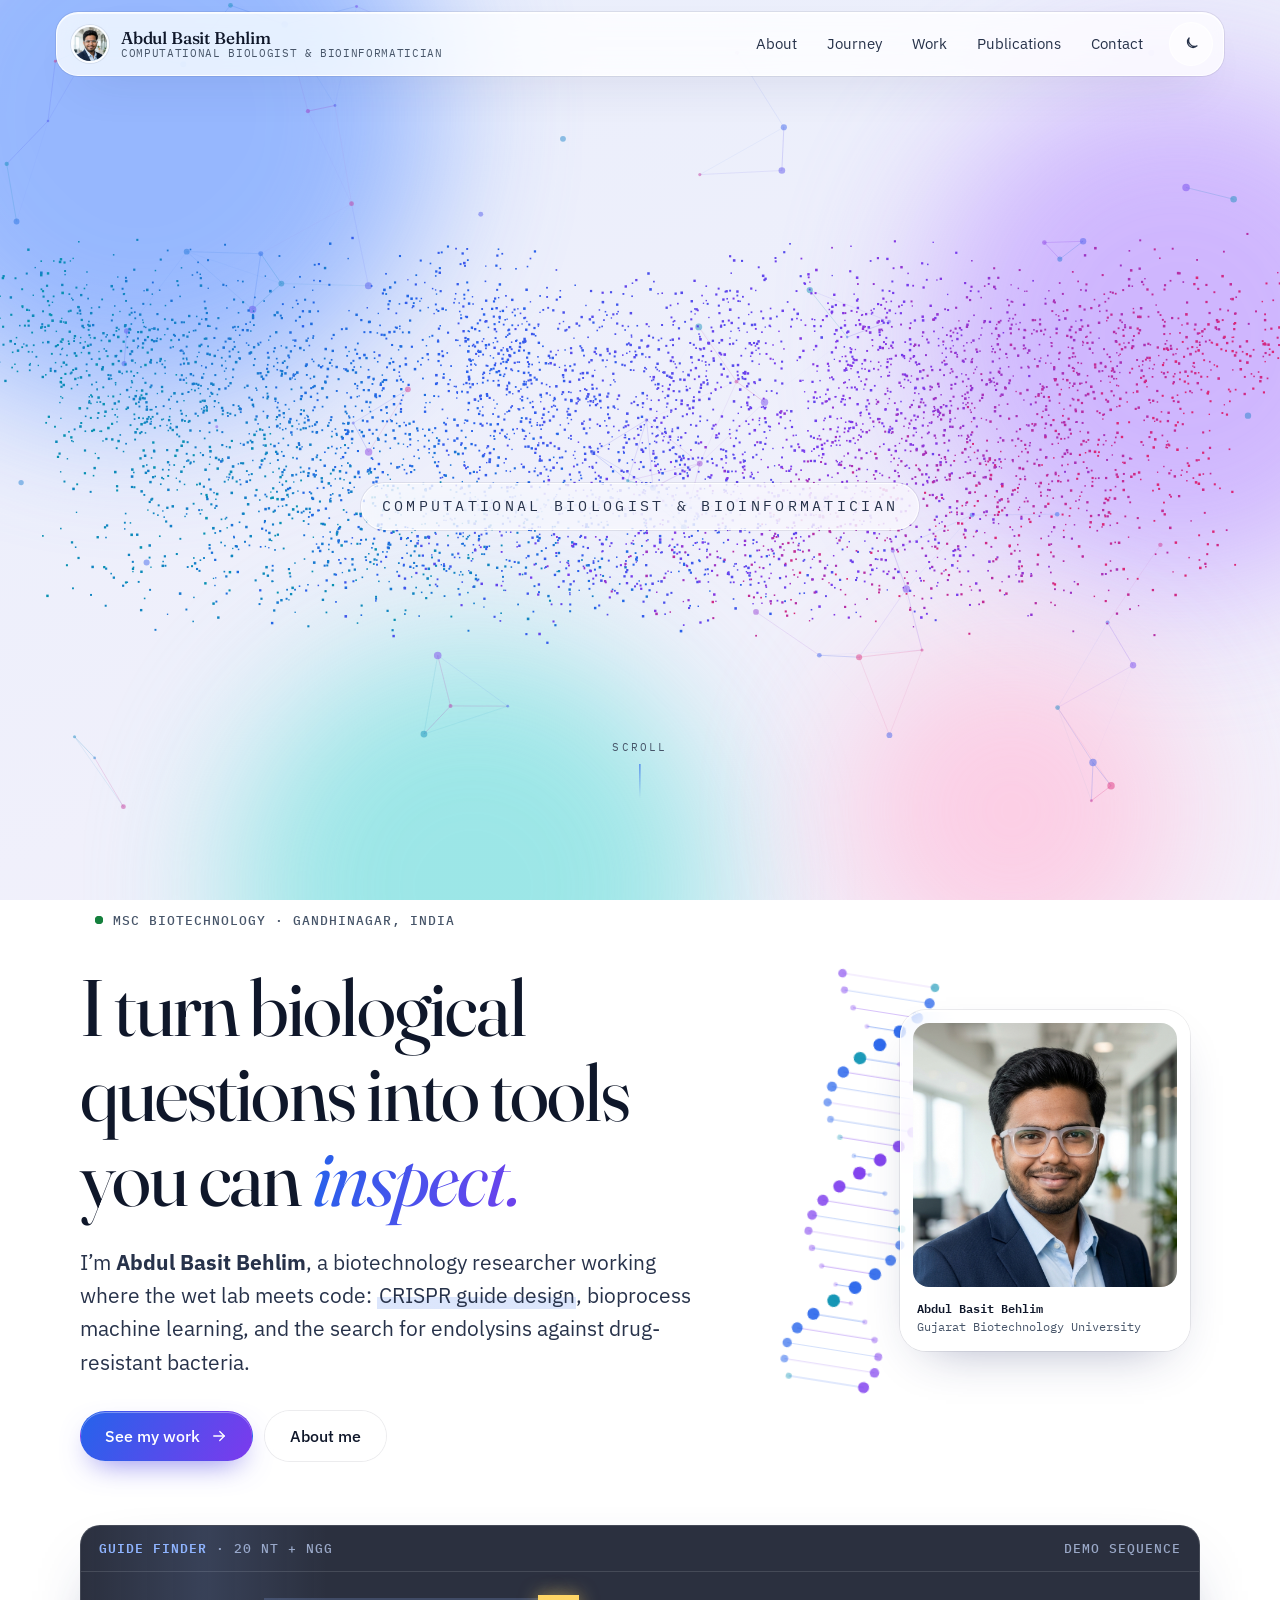
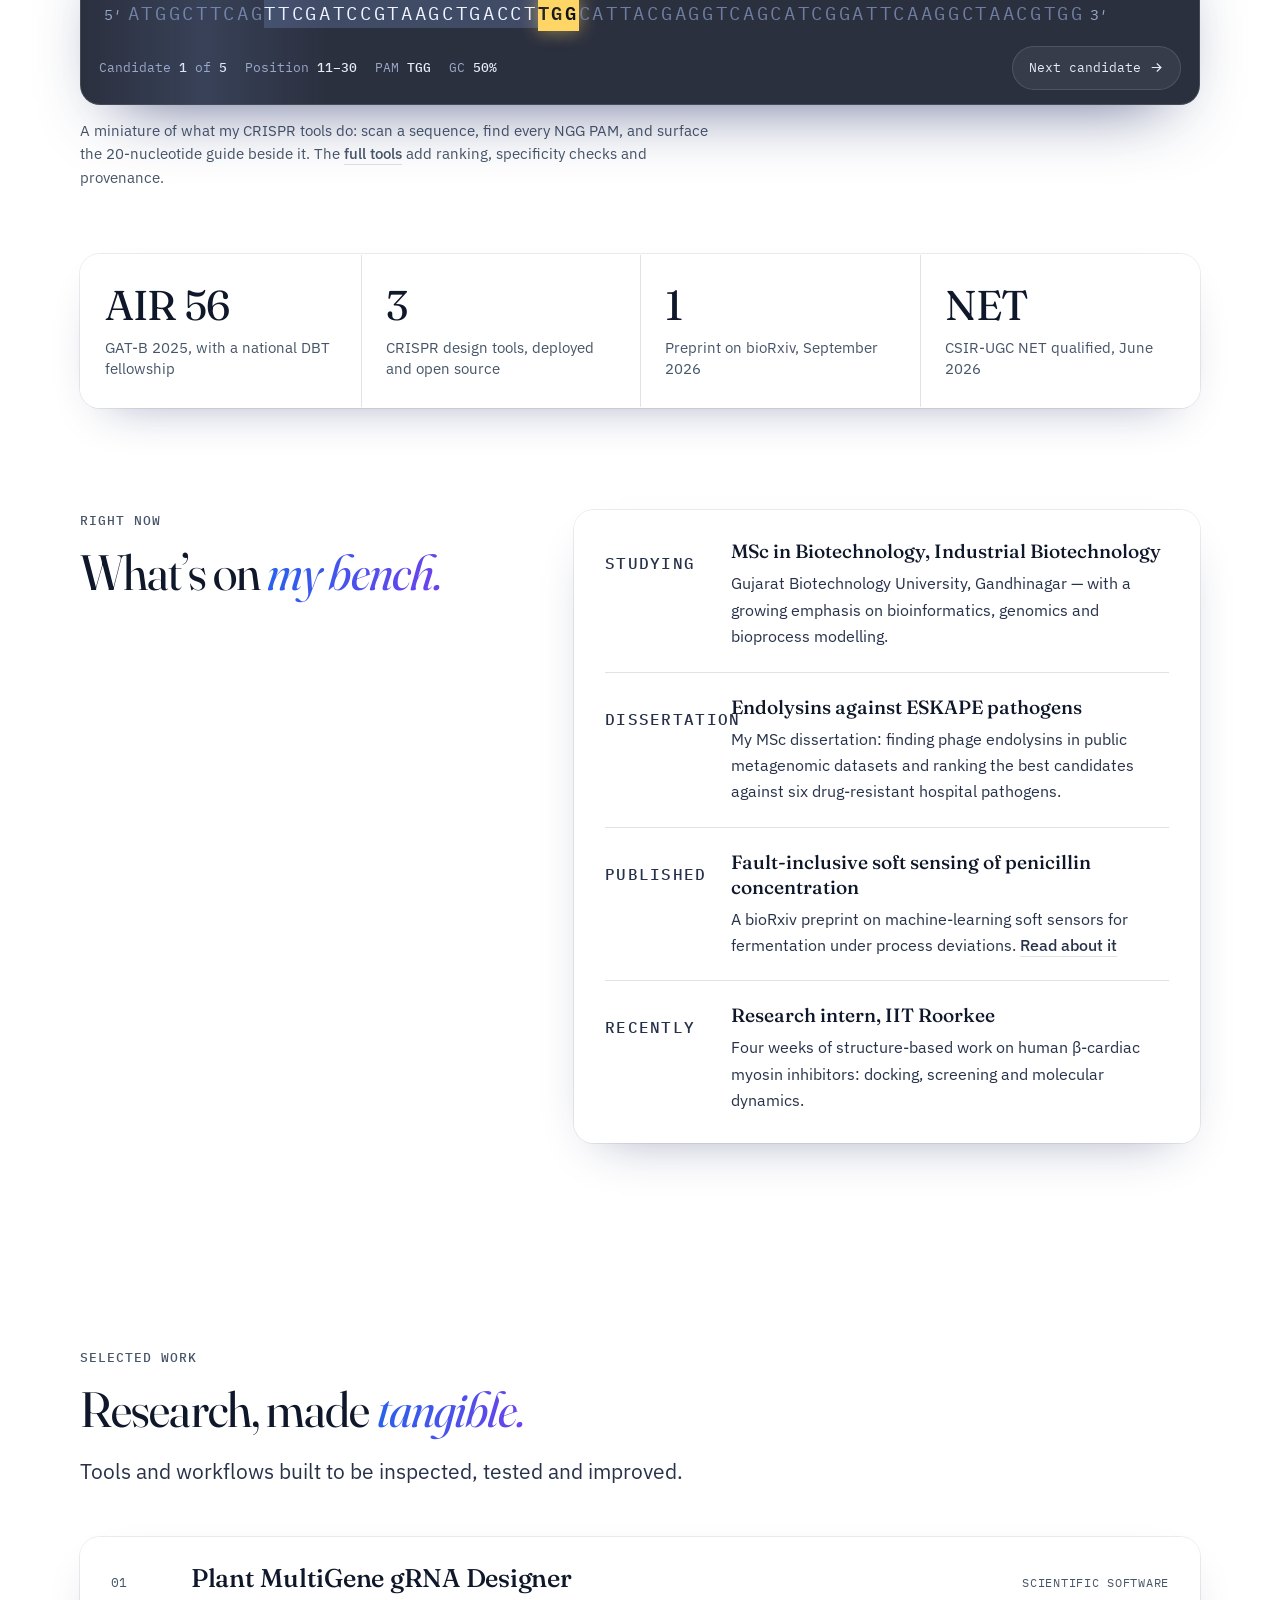
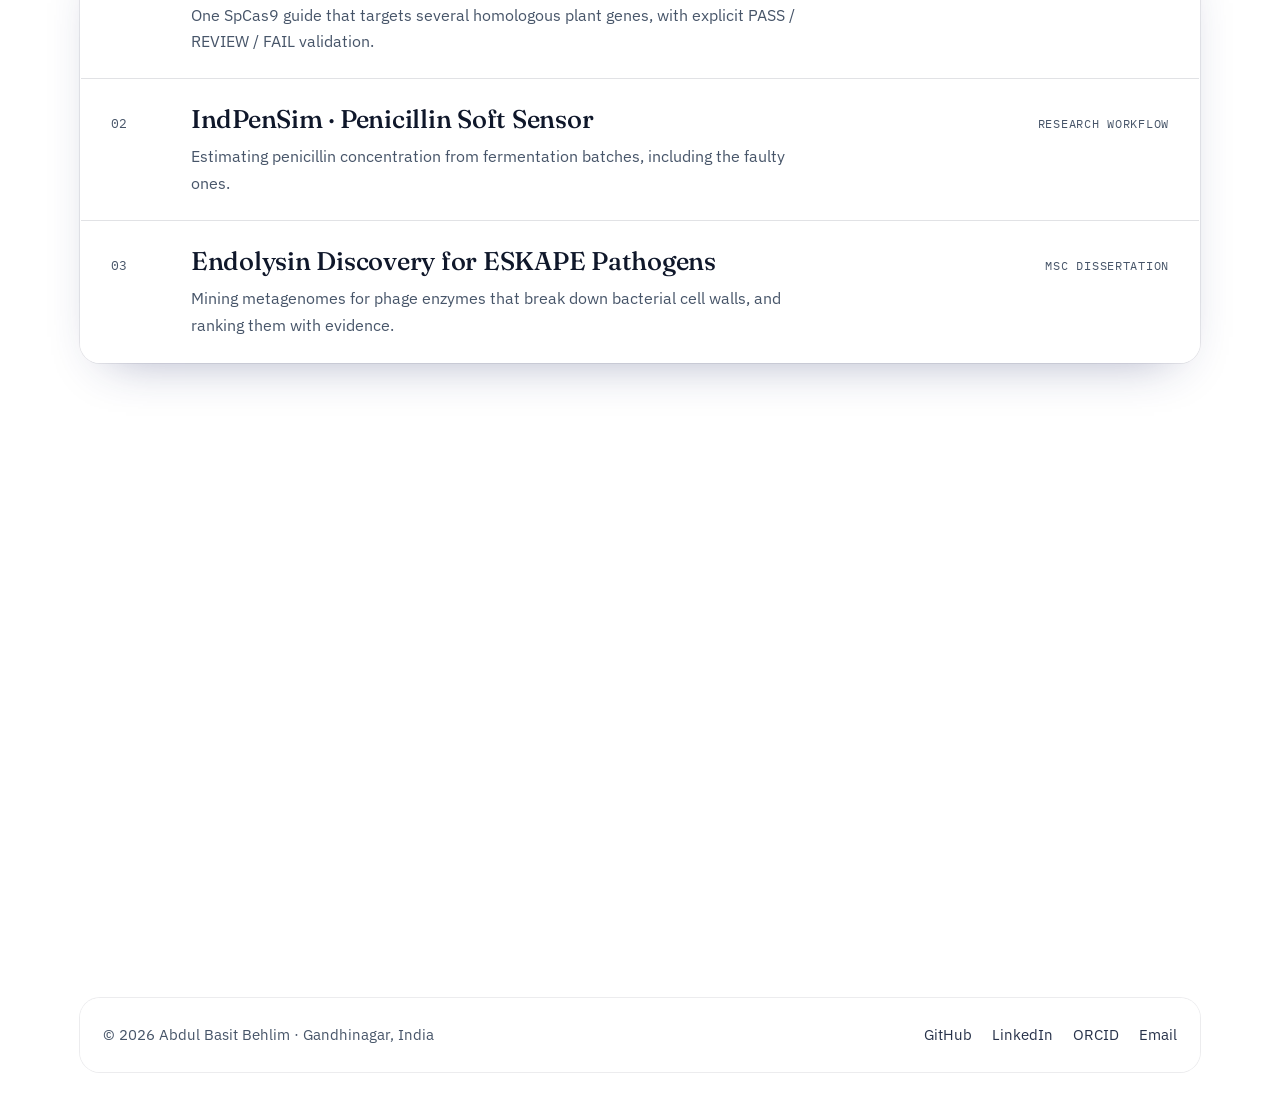
<file: index.html>
<!doctype html>
<html lang="en">
<head>
  <meta charset="utf-8">
  <meta name="viewport" content="width=device-width, initial-scale=1">
  <title>Abdul Basit Behlim - Computational Biologist &amp; Bioinformatician</title>
  <meta name="description" content="Abdul Basit Behlim is a computational biologist and biotechnology researcher working across bioinformatics, AI/ML, CRISPR, phages, endolysins and bioprocess modelling.">
  <meta name="author" content="Abdul Basit Behlim">
  <meta name="keywords" content="Abdul Basit Behlim, Abdul Basit Behlim portfolio, biotechnology researcher, computational biologist, bioinformatics, CRISPR, phage AI, endolysin, machine learning biotechnology">
  <meta name="robots" content="index, follow, max-image-preview:large">
  <meta name="theme-color" content="#e9eefb">
  <!-- Google Search Console verification: replace the placeholder after adding this site in Search Console. -->
  <!-- <meta name="google-site-verification" content="PASTE_YOUR_CODE_HERE"> -->
  <link rel="canonical" href="https://abdulbasitbehlim.github.io/">

  <meta property="og:type" content="website">
  <meta property="og:url" content="https://abdulbasitbehlim.github.io/">
  <meta property="og:title" content="Abdul Basit Behlim - Computational Biologist &amp; Bioinformatician">
  <meta property="og:description" content="Abdul Basit Behlim is a computational biologist and biotechnology researcher working across bioinformatics, AI/ML, CRISPR, phages, endolysins and bioprocess modelling.">
  <meta property="og:site_name" content="Abdul Basit Behlim">
  <meta property="og:locale" content="en_IN">
  <meta property="og:image" content="https://abdulbasitbehlim.github.io/assets/Professional%20Image%202.jpg">
  <meta property="og:image:alt" content="Abdul Basit Behlim">
  <meta name="twitter:card" content="summary">
  <meta name="twitter:title" content="Abdul Basit Behlim - Computational Biologist &amp; Bioinformatician">
  <meta name="twitter:description" content="Abdul Basit Behlim is a computational biologist and biotechnology researcher working across bioinformatics, AI/ML, CRISPR, phages, endolysins and bioprocess modelling.">
  <meta name="twitter:image" content="https://abdulbasitbehlim.github.io/assets/Professional%20Image%202.jpg">
  <meta name="twitter:image:alt" content="Abdul Basit Behlim">

  <script type="application/ld+json">{"@context": "https://schema.org", "@type": "Person", "@id": "https://abdulbasitbehlim.github.io/#person", "name": "Abdul Basit Behlim", "url": "https://abdulbasitbehlim.github.io/", "image": "https://abdulbasitbehlim.github.io/assets/Professional%20Image%202.jpg", "jobTitle": "Computational Biologist and Bioinformatician", "description": "Abdul Basit Behlim is a biotechnology researcher working across computational biology, CRISPR design, bioinformatics, bioprocess machine learning, phage biology and endolysin research.", "sameAs": ["https://github.com/abdulbasitbehlim", "https://www.linkedin.com/in/abdulbasitbehlim", "https://scholar.google.com/citations?hl=en&user=sKZ_zJoAAAAJ", "https://orcid.org/0009-0003-5240-5413"], "affiliation": {"@type": "CollegeOrUniversity", "name": "Gujarat Biotechnology University"}, "knowsAbout": ["Biotechnology", "Computational Biology", "Bioinformatics", "CRISPR", "Machine Learning", "Bioprocess Modelling", "Bacteriophages", "Endolysins"]}</script>

  <link rel="icon" type="image/jpeg" href="assets/Logo.jpg">
  <link rel="apple-touch-icon" href="assets/Logo.jpg">
  <script>(function(){var t;try{t=localStorage.getItem('abb-theme')}catch(e){}if(t!=='light'&&t!=='dark'){t=window.matchMedia&&matchMedia('(prefers-color-scheme: dark)').matches?'dark':'light'}document.documentElement.dataset.theme=t})();</script>
  <link rel="preconnect" href="https://fonts.googleapis.com">
  <link rel="preconnect" href="https://fonts.gstatic.com" crossorigin>
  <link href="https://fonts.googleapis.com/css2?family=Fraunces:ital,opsz,wght@0,9..144,400;0,9..144,500;1,9..144,400&family=Space+Grotesk:wght@700&family=IBM+Plex+Mono:wght@400;500;600&family=IBM+Plex+Sans:wght@400;500;600&display=swap" rel="stylesheet">
  <link rel="stylesheet" href="styles.css?v=glass-3">
  <script src="script.js?v=glass-3" defer></script>
</head>
<body>
<a class="skip-link" href="#main">Skip to content</a>
<div class="aurora" aria-hidden="true"><i></i><i></i><i></i><i></i></div>
<div class="progress" aria-hidden="true"><span id="scrollProgress"></span></div>

<header class="site-header" id="siteHeader">
  <div class="wrap header-inner">
    <a class="brand" href="index.html" aria-current="page" aria-label="Abdul Basit Behlim, home">
      <img src="assets/Professional%20Image%202.jpg" alt="" width="38" height="38">
      <span class="brand-text"><strong>Abdul Basit Behlim</strong><span>Computational Biologist &amp; Bioinformatician</span></span>
    </a>
    <nav class="nav" id="mainNav" aria-label="Main navigation"><a href="about.html">About</a><a href="journey.html">Journey</a><a href="work.html">Work</a><a href="publications.html">Publications</a><a href="contact.html">Contact</a></nav>
    <button class="icon-btn theme-toggle" id="themeToggle" type="button" aria-label="Switch theme"><svg class="icon icon-sun" viewBox="0 0 24 24" aria-hidden="true" focusable="false"><path d="M20 14.5A8 8 0 0 1 9.5 4a7 7 0 1 0 10.5 10.5Z"/></svg><svg class="icon icon-moon" viewBox="0 0 24 24" aria-hidden="true" focusable="false"><circle cx="12" cy="12" r="4"/><path d="M12 2v2M12 20v2M4.9 4.9l1.4 1.4M17.7 17.7l1.4 1.4M2 12h2M20 12h2M4.9 19.1l1.4-1.4M17.7 6.3l1.4-1.4"/></svg></button>
    <button class="icon-btn menu-button" id="menuButton" type="button" aria-controls="mainNav" aria-expanded="false" aria-label="Open menu"><svg class="icon icon-menu" viewBox="0 0 24 24" aria-hidden="true" focusable="false"><path d="M4 7h16M4 12h16M4 17h16"/></svg><svg class="icon icon-close" viewBox="0 0 24 24" aria-hidden="true" focusable="false"><path d="M6 6l12 12M18 6 6 18"/></svg></button>
  </div>
</header>

<main id="main">
<section class="intro" id="top" aria-labelledby="nameTitle">
  <canvas class="sand" id="sand" aria-hidden="true"></canvas>
  <div class="intro-inner">
    <h1 class="name" id="nameTitle"><span>Abdul</span> <span>Basit</span> <span>Behlim</span></h1>
    <p class="role">Computational Biologist <span aria-hidden="true">&amp;</span><span class="sr">and</span> Bioinformatician</p>
  </div>
  <a class="scroll-cue" href="#hello"><span>Scroll</span><i aria-hidden="true"></i></a>
</section>

<section class="hero" id="hello">
  <div class="wrap">
    <div class="hero-grid">
      <div class="hero-copy rv">
        <p class="label status"><span class="status-dot" aria-hidden="true"></span>MSc Biotechnology · Gandhinagar, India</p>
        <h2 class="display">I turn biological questions into tools you can <em>inspect.</em></h2>
        <p class="lead">I’m <strong>Abdul Basit Behlim</strong>, a biotechnology researcher working where the wet lab meets code: <mark>CRISPR guide design</mark>, bioprocess machine learning, and the search for endolysins against drug-resistant bacteria.</p>
        <div class="hero-actions">
          <a class="btn btn-primary" href="work.html">See my work <svg class="icon" viewBox="0 0 24 24" aria-hidden="true" focusable="false"><path d="M5 12h14"/><path d="m13 6 6 6-6 6"/></svg></a>
          <a class="btn btn-ghost" href="about.html">About me</a>
        </div>
      </div>
      <div class="hero-visual rv">
        <canvas class="helix" aria-hidden="true"></canvas>
        <figure class="portrait">
          <div class="portrait-frame">
            <img src="assets/Professional%20Image%202.jpg" alt="Portrait of Abdul Basit Behlim" width="896" height="896" fetchpriority="high">
            <figcaption><b>Abdul Basit Behlim</b><br>Gujarat Biotechnology University</figcaption>
          </div>
        </figure>
      </div>
    </div>

    <div class="guide" aria-labelledby="guideLabel">
      <div class="guide-bar">
        <p class="label" id="guideLabel"><b>Guide finder</b> · 20 nt + NGG</p>
        <p class="label">Demo sequence</p>
      </div>
      <p class="guide-seq" id="guideSeq" data-sequence="ATGGCTTCAGTTCGATCCGTAAGCTGACCTTGGCATTACGAGGTCAGCATCGGATTCAAGGCTAACGTGG" aria-label="Demo DNA sequence with the current guide candidate highlighted">ATGGCTTCAGTTCGATCCGTAAGCTGACCTTGGCATTACGAGGTCAGCATCGGATTCAAGGCTAACGTGG</p>
      <div class="guide-foot">
        <p class="guide-meta" id="guideMeta" aria-live="off"></p>
        <button class="guide-next" id="guideNext" type="button">Next candidate <svg class="icon icon-sm" viewBox="0 0 24 24" aria-hidden="true" focusable="false"><path d="M5 12h14"/><path d="m13 6 6 6-6 6"/></svg></button>
      </div>
    </div>
    <p class="guide-note">A miniature of what my CRISPR tools do: scan a sequence, find every NGG PAM, and surface the 20-nucleotide guide beside it. The <a class="link" style="min-height:0;display:inline" href="work.html?filter=genome">full tools</a> add ranking, specificity checks and provenance.</p>
  </div>
</section>

<section aria-label="At a glance">
  <div class="wrap">
    <div class="facts rv">
      <div class="fact"><strong>AIR <span data-count="62">62</span></strong><span class="t">GAT-B 2025, with a national DBT fellowship</span></div>
      <div class="fact"><strong data-count="3">3</strong><span class="t">CRISPR design tools, deployed and open source</span></div>
      <div class="fact"><strong data-count="1">1</strong><span class="t">Preprint on bioRxiv, September 2026</span></div>
      <div class="fact"><strong>NET</strong><span class="t">CSIR-UGC NET qualified, June 2026</span></div>
    </div>
  </div>
</section>

<section class="section" style="border-top:0">
  <div class="wrap split">
    <div class="sticky rv">
      <p class="label">Right now</p>
      <h2 class="h2">What’s on <em>my bench.</em></h2>
    </div>
    <ul class="now-list rv">
      <li><p class="label">Studying</p><div><h3>MSc in Biotechnology, Industrial Biotechnology</h3><p>Gujarat Biotechnology University, Gandhinagar — with a growing emphasis on bioinformatics, genomics and bioprocess modelling.</p></div></li>
      <li><p class="label">Dissertation</p><div><h3>Endolysins against ESKAPE pathogens</h3><p>My MSc dissertation: finding phage endolysins in public metagenomic datasets and ranking the best candidates against six drug-resistant hospital pathogens.</p></div></li>
      <li><p class="label">Published</p><div><h3>Fault-inclusive soft sensing of penicillin concentration</h3><p>A bioRxiv preprint on machine-learning soft sensors for fermentation under process deviations. <a class="link" style="min-height:0;display:inline" href="publications.html">Read about it</a></p></div></li>
      <li><p class="label">Recently</p><div><h3>Research intern, IIT Roorkee</h3><p>Four weeks of structure-based work on human β-cardiac myosin inhibitors: docking, screening and molecular dynamics.</p></div></li>
    </ul>
  </div>
</section>

<section class="section">
  <div class="wrap">
    <div class="section-head rv">
      <p class="label">Selected work</p>
      <h2 class="h2">Research, made <em>tangible.</em></h2>
      <p class="lead">Tools and workflows built to be inspected, tested and improved.</p>
    </div>
    <div class="work-list rv">
      <a class="work-row" href="work.html#plant-multigene"><span class="num">01</span><h3>Plant MultiGene gRNA Designer</h3><span class="kind">Scientific software</span><p>One SpCas9 guide that targets several homologous plant genes, with explicit PASS / REVIEW / FAIL validation.</p></a>
      <a class="work-row" href="work.html#indpensim"><span class="num">02</span><h3>IndPenSim · Penicillin Soft Sensor</h3><span class="kind">Research workflow</span><p>Estimating penicillin concentration from fermentation batches, including the faulty ones.</p></a>
      <a class="work-row" href="work.html#endolysins"><span class="num">03</span><h3>Endolysin Discovery for ESKAPE Pathogens</h3><span class="kind">MSc dissertation</span><p>Mining metagenomes for phage enzymes that break down bacterial cell walls, and ranking them with evidence.</p></a>
    </div>
    <p style="margin-top:24px" class="rv"><a class="link" href="work.html">All six projects <svg class="icon icon-sm" viewBox="0 0 24 24" aria-hidden="true" focusable="false"><path d="M5 12h14"/><path d="m13 6 6 6-6 6"/></svg></a></p>
  </div>
</section>

<section class="section">
  <div class="wrap cta rv">
    <div>
      <p class="label">Open to research conversations</p>
      <h2 class="h2" style="margin-top:14px">Have a biological question<br>worth <em>building</em> on?</h2>
    </div>
    <a class="btn btn-primary" href="contact.html">Get in touch <svg class="icon" viewBox="0 0 24 24" aria-hidden="true" focusable="false"><path d="M5 12h14"/><path d="m13 6 6 6-6 6"/></svg></a>
  </div>
</section>
</main>

<footer class="site-footer">
  <div class="wrap footer-grid">
    <p>© <span id="year">2026</span> Abdul Basit Behlim · Gandhinagar, India</p>
    <div class="footer-links">
      <a href="https://github.com/abdulbasitbehlim" target="_blank" rel="noopener noreferrer">GitHub</a>
      <a href="https://www.linkedin.com/in/abdulbasitbehlim" target="_blank" rel="noopener noreferrer">LinkedIn</a>
      <a href="https://orcid.org/0009-0003-5240-5413" target="_blank" rel="noopener noreferrer">ORCID</a>
      <a href="mailto:abdulbasitbehlim3@gmail.com">Email</a>
    </div>
  </div>
</footer>
</body>
</html>
</file>
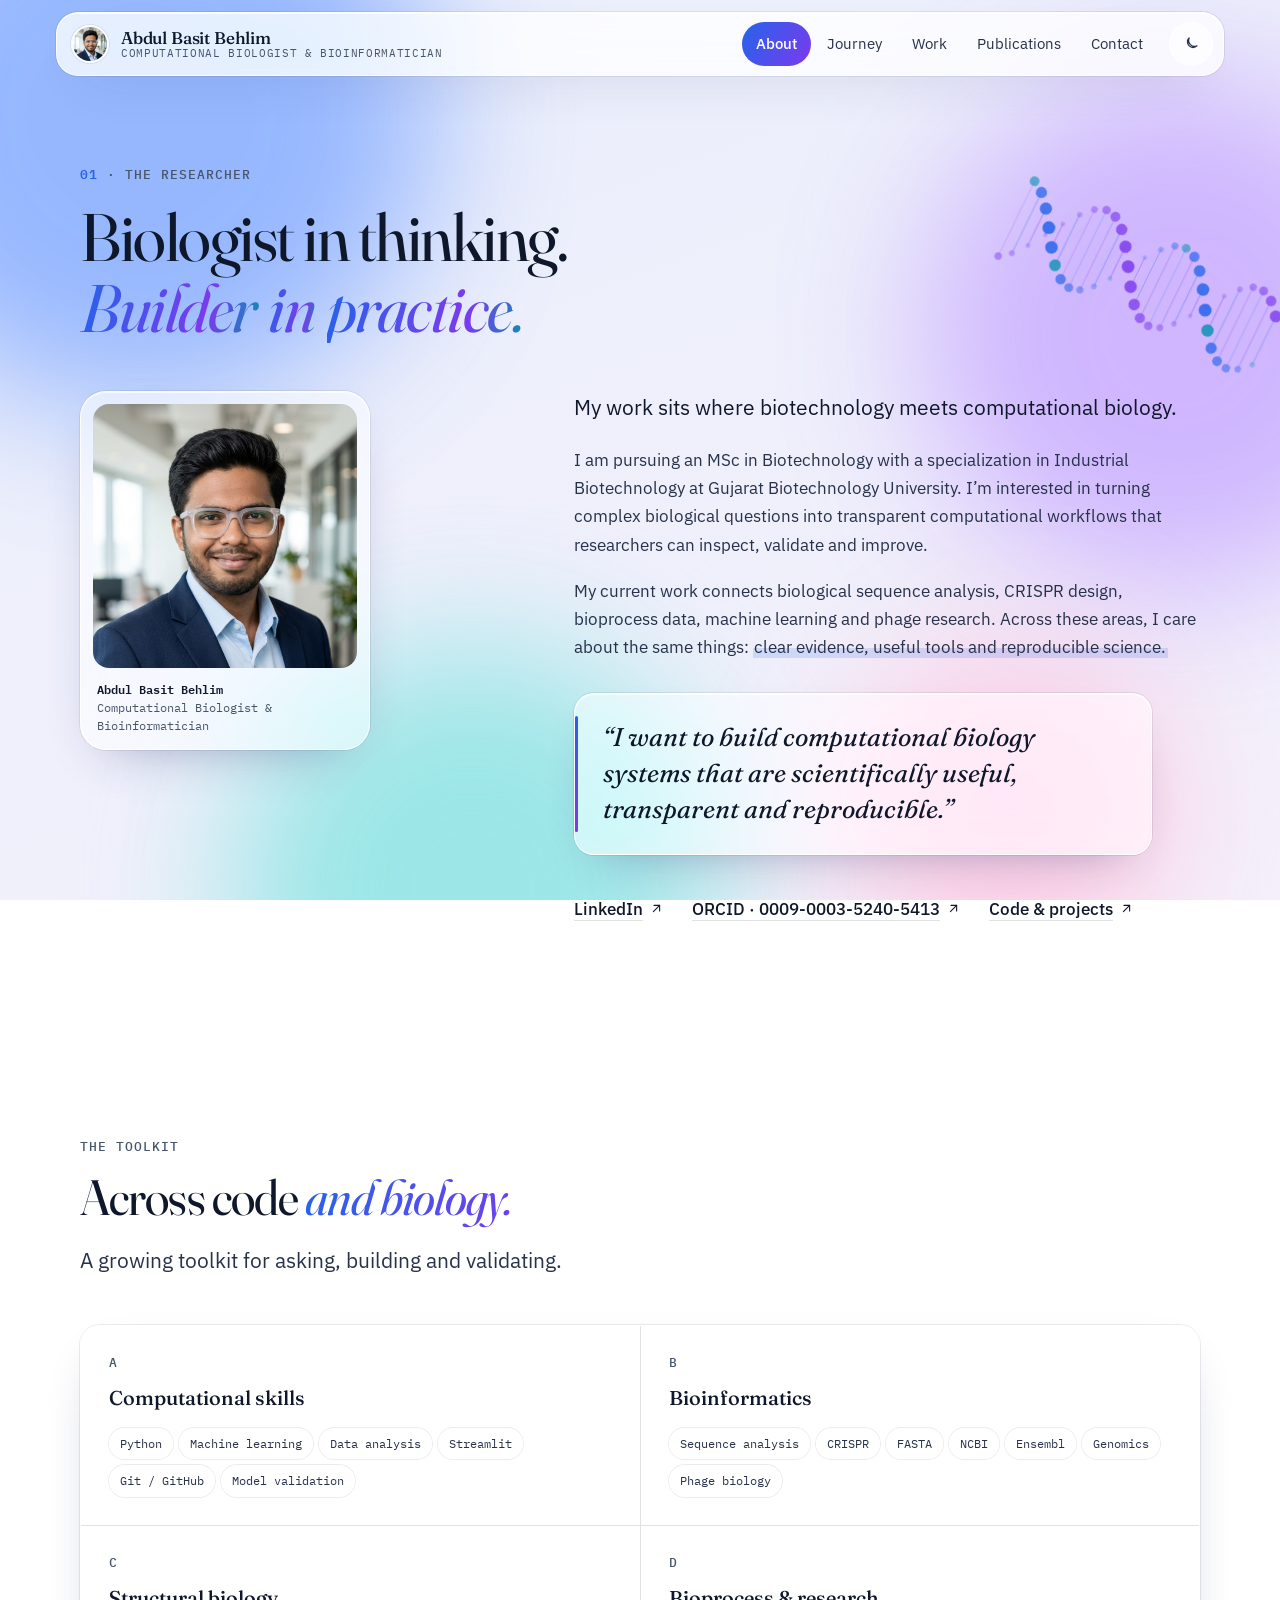
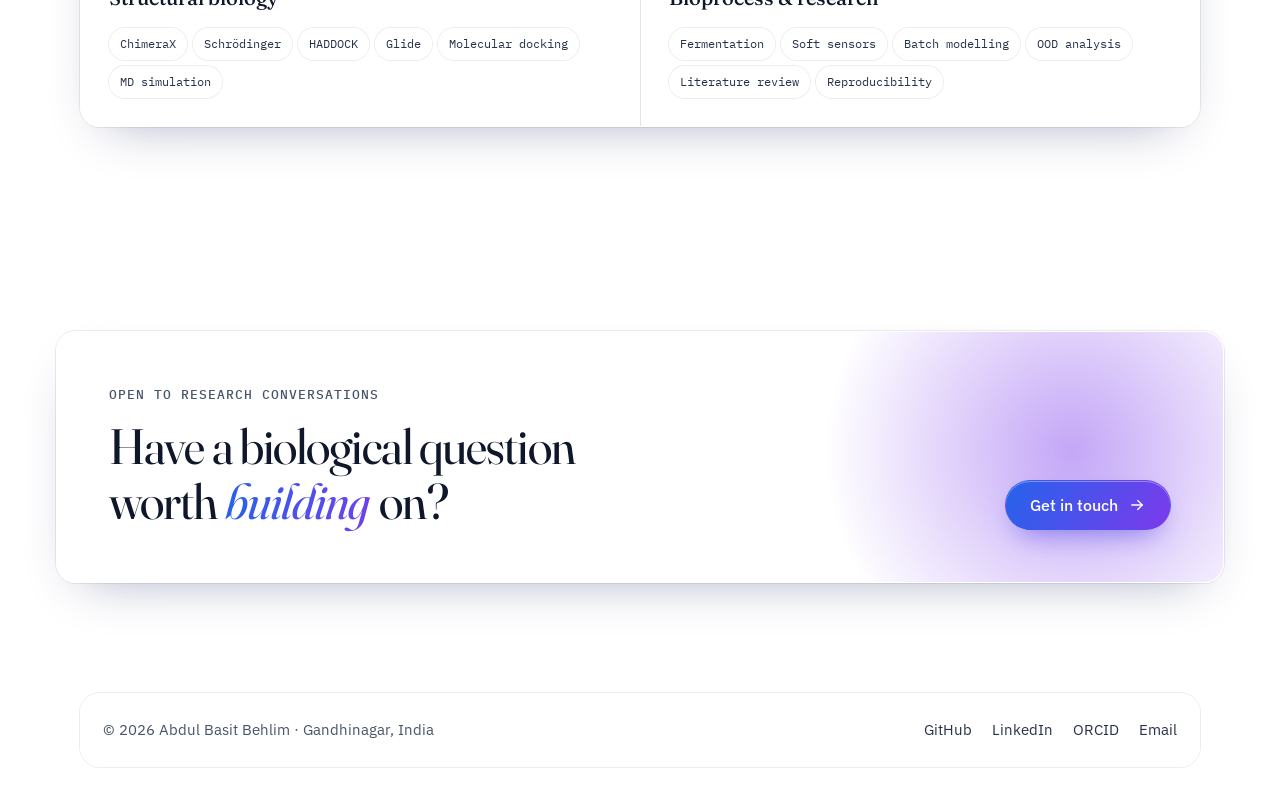
<file: about.html>
<!doctype html>
<html lang="en">
<head>
  <meta charset="utf-8">
  <meta name="viewport" content="width=device-width, initial-scale=1">
  <title>About | Abdul Basit Behlim</title>
  <meta name="description" content="About Abdul Basit Behlim, biotechnology researcher and computational biologist, including scientific skills and toolkit.">
  <meta name="author" content="Abdul Basit Behlim">
  <meta name="keywords" content="Abdul Basit Behlim, Abdul Basit Behlim portfolio, biotechnology researcher, computational biologist, bioinformatics, CRISPR, phage AI, endolysin, machine learning biotechnology">
  <meta name="robots" content="index, follow, max-image-preview:large">
  <meta name="theme-color" content="#e9eefb">
  <!-- Google Search Console verification: replace the placeholder after adding this site in Search Console. -->
  <!-- <meta name="google-site-verification" content="PASTE_YOUR_CODE_HERE"> -->
  <link rel="canonical" href="https://abdulbasitbehlim.github.io/about.html">

  <meta property="og:type" content="website">
  <meta property="og:url" content="https://abdulbasitbehlim.github.io/about.html">
  <meta property="og:title" content="About | Abdul Basit Behlim">
  <meta property="og:description" content="About Abdul Basit Behlim, biotechnology researcher and computational biologist, including scientific skills and toolkit.">
  <meta property="og:site_name" content="Abdul Basit Behlim">
  <meta property="og:locale" content="en_IN">
  <meta property="og:image" content="https://abdulbasitbehlim.github.io/assets/Professional%20Image%202.jpg">
  <meta property="og:image:alt" content="Abdul Basit Behlim">
  <meta name="twitter:card" content="summary">
  <meta name="twitter:title" content="About | Abdul Basit Behlim">
  <meta name="twitter:description" content="About Abdul Basit Behlim, biotechnology researcher and computational biologist, including scientific skills and toolkit.">
  <meta name="twitter:image" content="https://abdulbasitbehlim.github.io/assets/Professional%20Image%202.jpg">
  <meta name="twitter:image:alt" content="Abdul Basit Behlim">

  <script type="application/ld+json">{"@context": "https://schema.org", "@type": "Person", "@id": "https://abdulbasitbehlim.github.io/#person", "name": "Abdul Basit Behlim", "url": "https://abdulbasitbehlim.github.io/", "image": "https://abdulbasitbehlim.github.io/assets/Professional%20Image%202.jpg", "jobTitle": "Computational Biologist and Bioinformatician", "description": "Abdul Basit Behlim is a biotechnology researcher working across computational biology, CRISPR design, bioinformatics, bioprocess machine learning, phage biology and endolysin research.", "sameAs": ["https://github.com/abdulbasitbehlim", "https://www.linkedin.com/in/abdulbasitbehlim", "https://scholar.google.com/citations?hl=en&user=sKZ_zJoAAAAJ", "https://orcid.org/0009-0003-5240-5413"], "affiliation": {"@type": "CollegeOrUniversity", "name": "Gujarat Biotechnology University"}, "knowsAbout": ["Biotechnology", "Computational Biology", "Bioinformatics", "CRISPR", "Machine Learning", "Bioprocess Modelling", "Bacteriophages", "Endolysins"]}</script>

  <link rel="icon" type="image/jpeg" href="assets/Logo.jpg">
  <link rel="apple-touch-icon" href="assets/Logo.jpg">
  <script>(function(){var t;try{t=localStorage.getItem('abb-theme')}catch(e){}if(t!=='light'&&t!=='dark'){t=window.matchMedia&&matchMedia('(prefers-color-scheme: dark)').matches?'dark':'light'}document.documentElement.dataset.theme=t})();</script>
  <link rel="preconnect" href="https://fonts.googleapis.com">
  <link rel="preconnect" href="https://fonts.gstatic.com" crossorigin>
  <link href="https://fonts.googleapis.com/css2?family=Fraunces:ital,opsz,wght@0,9..144,400;0,9..144,500;1,9..144,400&family=Space+Grotesk:wght@700&family=IBM+Plex+Mono:wght@400;500;600&family=IBM+Plex+Sans:wght@400;500;600&display=swap" rel="stylesheet">
  <link rel="stylesheet" href="styles.css?v=glass-3">
  <script src="script.js?v=glass-3" defer></script>
</head>
<body>
<a class="skip-link" href="#main">Skip to content</a>
<div class="aurora" aria-hidden="true"><i></i><i></i><i></i><i></i></div>
<div class="progress" aria-hidden="true"><span id="scrollProgress"></span></div>

<header class="site-header" id="siteHeader">
  <div class="wrap header-inner">
    <a class="brand" href="index.html" aria-label="Abdul Basit Behlim, home">
      <img src="assets/Professional%20Image%202.jpg" alt="" width="38" height="38">
      <span class="brand-text"><strong>Abdul Basit Behlim</strong><span>Computational Biologist &amp; Bioinformatician</span></span>
    </a>
    <nav class="nav" id="mainNav" aria-label="Main navigation"><a href="about.html" aria-current="page">About</a><a href="journey.html">Journey</a><a href="work.html">Work</a><a href="publications.html">Publications</a><a href="contact.html">Contact</a></nav>
    <button class="icon-btn theme-toggle" id="themeToggle" type="button" aria-label="Switch theme"><svg class="icon icon-sun" viewBox="0 0 24 24" aria-hidden="true" focusable="false"><path d="M20 14.5A8 8 0 0 1 9.5 4a7 7 0 1 0 10.5 10.5Z"/></svg><svg class="icon icon-moon" viewBox="0 0 24 24" aria-hidden="true" focusable="false"><circle cx="12" cy="12" r="4"/><path d="M12 2v2M12 20v2M4.9 4.9l1.4 1.4M17.7 17.7l1.4 1.4M2 12h2M20 12h2M4.9 19.1l1.4-1.4M17.7 6.3l1.4-1.4"/></svg></button>
    <button class="icon-btn menu-button" id="menuButton" type="button" aria-controls="mainNav" aria-expanded="false" aria-label="Open menu"><svg class="icon icon-menu" viewBox="0 0 24 24" aria-hidden="true" focusable="false"><path d="M4 7h16M4 12h16M4 17h16"/></svg><svg class="icon icon-close" viewBox="0 0 24 24" aria-hidden="true" focusable="false"><path d="M6 6l12 12M18 6 6 18"/></svg></button>
  </div>
</header>

<main id="main">
<section class="page-head">
  <div class="wrap">
    <canvas class="helix head-helix" aria-hidden="true"></canvas>
    <p class="label"><b>01</b> · The researcher</p>
    <h1 class="display" data-split>Biologist in thinking.<br><em>Builder in practice.</em></h1>
  </div>
</section>

<section class="section" style="padding-top:0">
  <div class="wrap split">
    <figure class="portrait sticky rv" style="justify-self:start">
      <div class="portrait-frame">
        <img src="assets/Professional%20Image%202.jpg" alt="Portrait of Abdul Basit Behlim" width="896" height="896">
        <figcaption><b>Abdul Basit Behlim</b><br>Computational Biologist &amp; Bioinformatician</figcaption>
      </div>
    </figure>
    <div class="rv">
      <p class="lead" style="color:var(--ink)">My work sits where biotechnology meets computational biology.</p>
      <div class="prose" style="margin-top:22px">
        <p>I am pursuing an MSc in Biotechnology with a specialization in Industrial Biotechnology at Gujarat Biotechnology University. I’m interested in turning complex biological questions into transparent computational workflows that researchers can inspect, validate and improve.</p>
        <p>My current work connects biological sequence analysis, CRISPR design, bioprocess data, machine learning and phage research. Across these areas, I care about the same things: <mark>clear evidence, useful tools and reproducible science.</mark></p>
      </div>
      <blockquote class="quote">“I want to build computational biology systems that are scientifically useful, transparent and reproducible.”</blockquote>
      <div class="inline-links">
        <a class="link" href="https://www.linkedin.com/in/abdulbasitbehlim" target="_blank" rel="noopener noreferrer">LinkedIn<svg class="icon icon-sm" viewBox="0 0 24 24" aria-hidden="true" focusable="false"><path d="M7 17 17 7"/><path d="M8 7h9v9"/></svg></a>
        <a class="link" href="https://orcid.org/0009-0003-5240-5413" target="_blank" rel="noopener noreferrer">ORCID · 0009-0003-5240-5413<svg class="icon icon-sm" viewBox="0 0 24 24" aria-hidden="true" focusable="false"><path d="M7 17 17 7"/><path d="M8 7h9v9"/></svg></a>
        <a class="link" href="https://github.com/abdulbasitbehlim" target="_blank" rel="noopener noreferrer">Code &amp; projects<svg class="icon icon-sm" viewBox="0 0 24 24" aria-hidden="true" focusable="false"><path d="M7 17 17 7"/><path d="M8 7h9v9"/></svg></a>
      </div>
    </div>
  </div>
</section>

<section class="section" aria-labelledby="kitTitle">
  <div class="wrap">
    <div class="section-head rv">
      <p class="label">The toolkit</p>
      <h2 class="h2" id="kitTitle">Across code <em>and biology.</em></h2>
      <p class="lead">A growing toolkit for asking, building and validating.</p>
    </div>
    <div class="kit rv">
      <div><p class="label">A</p><h3>Computational skills</h3><ul class="tags"><li>Python</li><li>Machine learning</li><li>Data analysis</li><li>Streamlit</li><li>Git / GitHub</li><li>Model validation</li></ul></div>
      <div><p class="label">B</p><h3>Bioinformatics</h3><ul class="tags"><li>Sequence analysis</li><li>CRISPR</li><li>FASTA</li><li>NCBI</li><li>Ensembl</li><li>Genomics</li><li>Phage biology</li></ul></div>
      <div><p class="label">C</p><h3>Structural biology</h3><ul class="tags"><li>ChimeraX</li><li>Schrödinger</li><li>HADDOCK</li><li>Glide</li><li>Molecular docking</li><li>MD simulation</li></ul></div>
      <div><p class="label">D</p><h3>Bioprocess &amp; research</h3><ul class="tags"><li>Fermentation</li><li>Soft sensors</li><li>Batch modelling</li><li>OOD analysis</li><li>Literature review</li><li>Reproducibility</li></ul></div>
    </div>
  </div>
</section>

<section class="section">
  <div class="wrap cta rv">
    <div>
      <p class="label">Open to research conversations</p>
      <h2 class="h2" style="margin-top:14px">Have a biological question<br>worth <em>building</em> on?</h2>
    </div>
    <a class="btn btn-primary" href="contact.html">Get in touch <svg class="icon" viewBox="0 0 24 24" aria-hidden="true" focusable="false"><path d="M5 12h14"/><path d="m13 6 6 6-6 6"/></svg></a>
  </div>
</section>
</main>

<footer class="site-footer">
  <div class="wrap footer-grid">
    <p>© <span id="year">2026</span> Abdul Basit Behlim · Gandhinagar, India</p>
    <div class="footer-links">
      <a href="https://github.com/abdulbasitbehlim" target="_blank" rel="noopener noreferrer">GitHub</a>
      <a href="https://www.linkedin.com/in/abdulbasitbehlim" target="_blank" rel="noopener noreferrer">LinkedIn</a>
      <a href="https://orcid.org/0009-0003-5240-5413" target="_blank" rel="noopener noreferrer">ORCID</a>
      <a href="mailto:abdulbasitbehlim3@gmail.com">Email</a>
    </div>
  </div>
</footer>
</body>
</html>
</file>
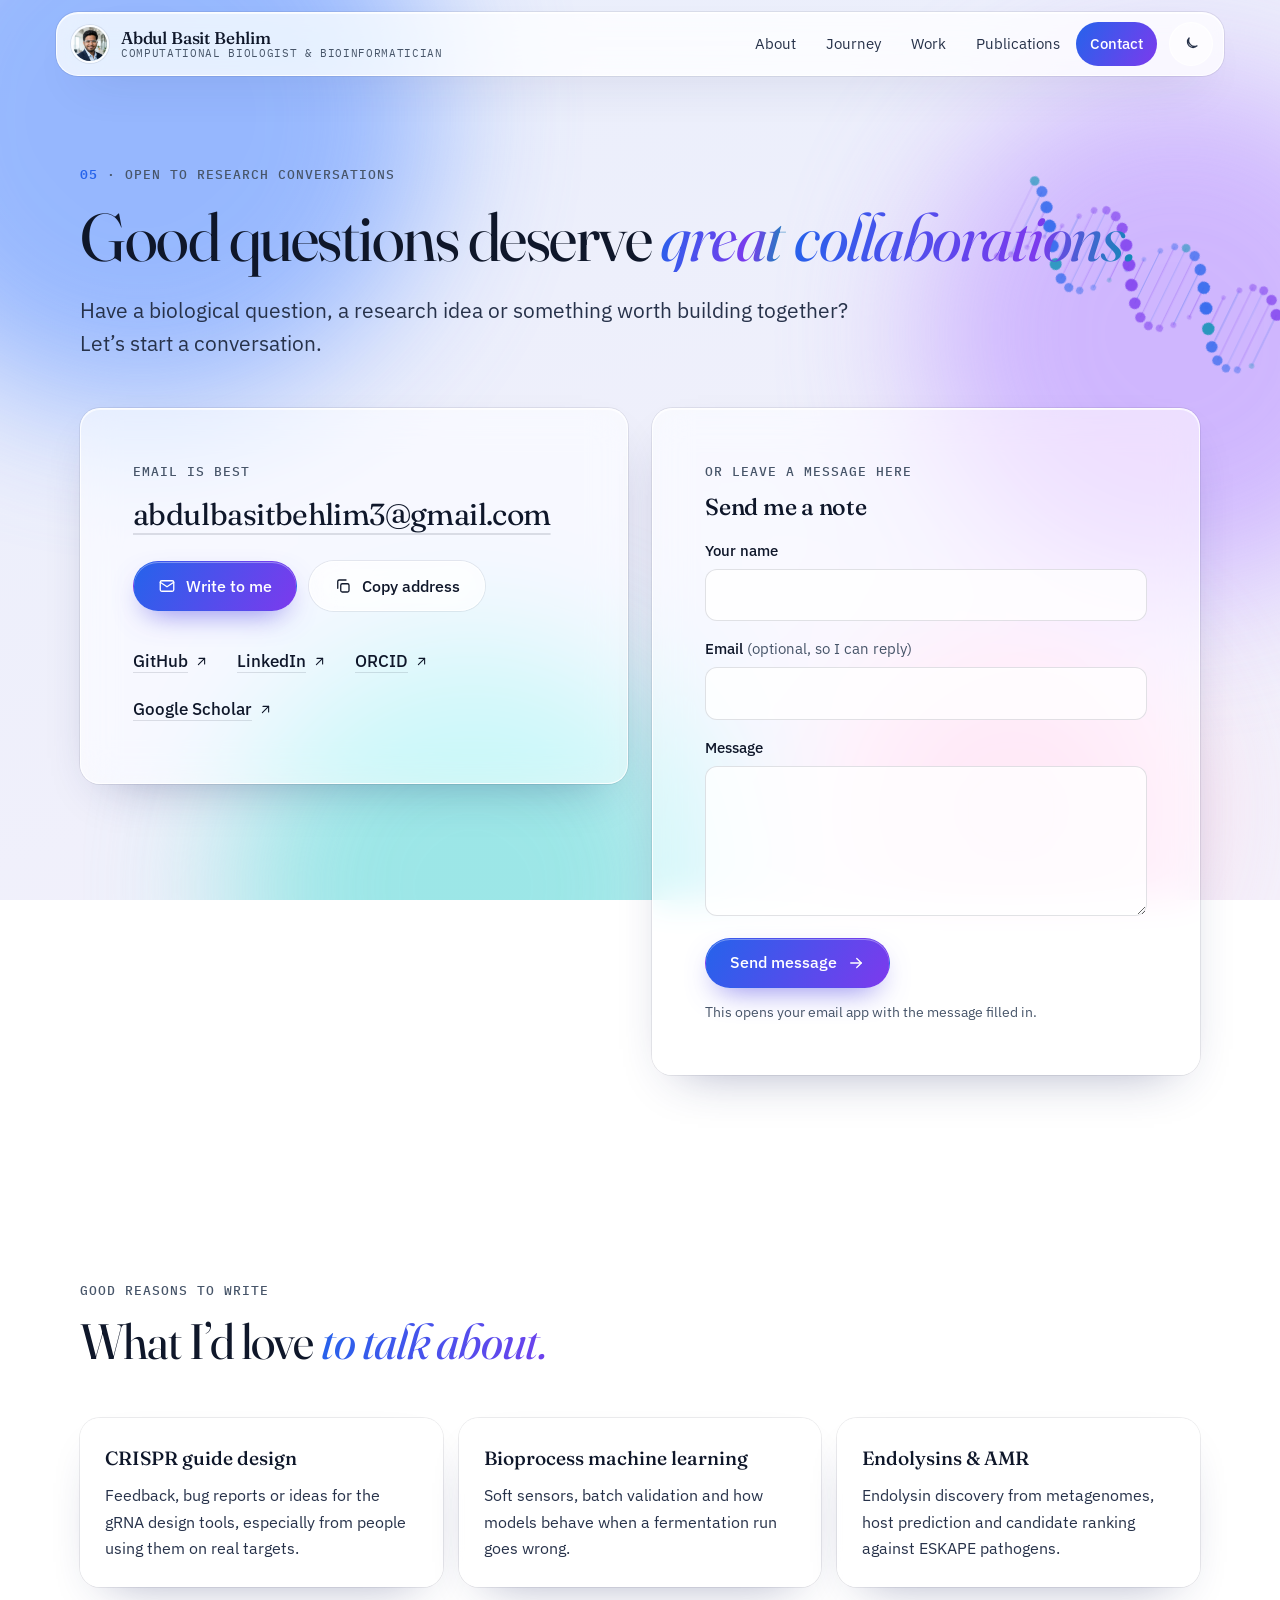
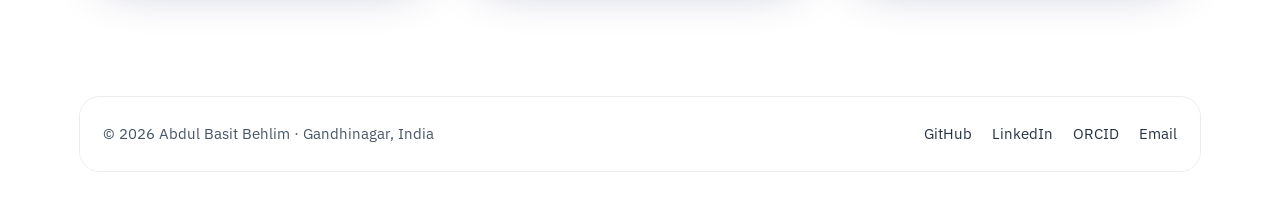
<file: contact.html>
<!doctype html>
<html lang="en">
<head>
  <meta charset="utf-8">
  <meta name="viewport" content="width=device-width, initial-scale=1">
  <title>Contact | Abdul Basit Behlim</title>
  <meta name="description" content="Contact Abdul Basit Behlim for research collaboration in biotechnology, computational biology, bioinformatics and AI/ML.">
  <meta name="author" content="Abdul Basit Behlim">
  <meta name="keywords" content="Abdul Basit Behlim, Abdul Basit Behlim portfolio, biotechnology researcher, computational biologist, bioinformatics, CRISPR, phage AI, endolysin, machine learning biotechnology">
  <meta name="robots" content="index, follow, max-image-preview:large">
  <meta name="theme-color" content="#e9eefb">
  <!-- Google Search Console verification: replace the placeholder after adding this site in Search Console. -->
  <!-- <meta name="google-site-verification" content="PASTE_YOUR_CODE_HERE"> -->
  <link rel="canonical" href="https://abdulbasitbehlim.github.io/contact.html">

  <meta property="og:type" content="website">
  <meta property="og:url" content="https://abdulbasitbehlim.github.io/contact.html">
  <meta property="og:title" content="Contact | Abdul Basit Behlim">
  <meta property="og:description" content="Contact Abdul Basit Behlim for research collaboration in biotechnology, computational biology, bioinformatics and AI/ML.">
  <meta property="og:site_name" content="Abdul Basit Behlim">
  <meta property="og:locale" content="en_IN">
  <meta property="og:image" content="https://abdulbasitbehlim.github.io/assets/Professional%20Image%202.jpg">
  <meta property="og:image:alt" content="Abdul Basit Behlim">
  <meta name="twitter:card" content="summary">
  <meta name="twitter:title" content="Contact | Abdul Basit Behlim">
  <meta name="twitter:description" content="Contact Abdul Basit Behlim for research collaboration in biotechnology, computational biology, bioinformatics and AI/ML.">
  <meta name="twitter:image" content="https://abdulbasitbehlim.github.io/assets/Professional%20Image%202.jpg">
  <meta name="twitter:image:alt" content="Abdul Basit Behlim">

  <script type="application/ld+json">{"@context": "https://schema.org", "@type": "Person", "@id": "https://abdulbasitbehlim.github.io/#person", "name": "Abdul Basit Behlim", "url": "https://abdulbasitbehlim.github.io/", "image": "https://abdulbasitbehlim.github.io/assets/Professional%20Image%202.jpg", "jobTitle": "Computational Biologist and Bioinformatician", "description": "Abdul Basit Behlim is a biotechnology researcher working across computational biology, CRISPR design, bioinformatics, bioprocess machine learning, phage biology and endolysin research.", "sameAs": ["https://github.com/abdulbasitbehlim", "https://www.linkedin.com/in/abdulbasitbehlim", "https://scholar.google.com/citations?hl=en&user=sKZ_zJoAAAAJ", "https://orcid.org/0009-0003-5240-5413"], "affiliation": {"@type": "CollegeOrUniversity", "name": "Gujarat Biotechnology University"}, "knowsAbout": ["Biotechnology", "Computational Biology", "Bioinformatics", "CRISPR", "Machine Learning", "Bioprocess Modelling", "Bacteriophages", "Endolysins"]}</script>

  <link rel="icon" type="image/jpeg" href="assets/Logo.jpg">
  <link rel="apple-touch-icon" href="assets/Logo.jpg">
  <script>(function(){var t;try{t=localStorage.getItem('abb-theme')}catch(e){}if(t!=='light'&&t!=='dark'){t=window.matchMedia&&matchMedia('(prefers-color-scheme: dark)').matches?'dark':'light'}document.documentElement.dataset.theme=t})();</script>
  <link rel="preconnect" href="https://fonts.googleapis.com">
  <link rel="preconnect" href="https://fonts.gstatic.com" crossorigin>
  <link href="https://fonts.googleapis.com/css2?family=Fraunces:ital,opsz,wght@0,9..144,400;0,9..144,500;1,9..144,400&family=Space+Grotesk:wght@700&family=IBM+Plex+Mono:wght@400;500;600&family=IBM+Plex+Sans:wght@400;500;600&display=swap" rel="stylesheet">
  <link rel="stylesheet" href="styles.css?v=glass-3">
  <script src="script.js?v=glass-3" defer></script>
</head>
<body>
<a class="skip-link" href="#main">Skip to content</a>
<div class="aurora" aria-hidden="true"><i></i><i></i><i></i><i></i></div>
<div class="progress" aria-hidden="true"><span id="scrollProgress"></span></div>

<header class="site-header" id="siteHeader">
  <div class="wrap header-inner">
    <a class="brand" href="index.html" aria-label="Abdul Basit Behlim, home">
      <img src="assets/Professional%20Image%202.jpg" alt="" width="38" height="38">
      <span class="brand-text"><strong>Abdul Basit Behlim</strong><span>Computational Biologist &amp; Bioinformatician</span></span>
    </a>
    <nav class="nav" id="mainNav" aria-label="Main navigation"><a href="about.html">About</a><a href="journey.html">Journey</a><a href="work.html">Work</a><a href="publications.html">Publications</a><a href="contact.html" aria-current="page">Contact</a></nav>
    <button class="icon-btn theme-toggle" id="themeToggle" type="button" aria-label="Switch theme"><svg class="icon icon-sun" viewBox="0 0 24 24" aria-hidden="true" focusable="false"><path d="M20 14.5A8 8 0 0 1 9.5 4a7 7 0 1 0 10.5 10.5Z"/></svg><svg class="icon icon-moon" viewBox="0 0 24 24" aria-hidden="true" focusable="false"><circle cx="12" cy="12" r="4"/><path d="M12 2v2M12 20v2M4.9 4.9l1.4 1.4M17.7 17.7l1.4 1.4M2 12h2M20 12h2M4.9 19.1l1.4-1.4M17.7 6.3l1.4-1.4"/></svg></button>
    <button class="icon-btn menu-button" id="menuButton" type="button" aria-controls="mainNav" aria-expanded="false" aria-label="Open menu"><svg class="icon icon-menu" viewBox="0 0 24 24" aria-hidden="true" focusable="false"><path d="M4 7h16M4 12h16M4 17h16"/></svg><svg class="icon icon-close" viewBox="0 0 24 24" aria-hidden="true" focusable="false"><path d="M6 6l12 12M18 6 6 18"/></svg></button>
  </div>
</header>

<main id="main">
<section class="page-head">
  <div class="wrap">
    <canvas class="helix head-helix" aria-hidden="true"></canvas>
    <p class="label"><b>05</b> · Open to research conversations</p>
    <h1 class="display" data-split>Good questions deserve <em>great collaborations.</em></h1>
    <p class="lead">Have a biological question, a research idea or something worth building together? Let’s start a conversation.</p>
  </div>
</section>

<section class="section" style="padding-top:0">
  <div class="wrap contact-grid">
    <div class="glass contact-card rv">
      <p class="label" style="margin-bottom:14px">Email is best</p>
      <a class="email-big" href="mailto:abdulbasitbehlim3@gmail.com">abdulbasitbehlim3@gmail.com</a>
      <div class="contact-actions">
        <a class="btn btn-primary" href="mailto:abdulbasitbehlim3@gmail.com"><svg class="icon" viewBox="0 0 24 24" aria-hidden="true" focusable="false"><rect x="3" y="5" width="18" height="14" rx="2"/><path d="m3 7 9 6 9-6"/></svg>Write to me</a>
        <button class="btn btn-ghost" type="button" data-copy="abdulbasitbehlim3@gmail.com" data-status="#copyStatus" data-done="Email copied." hidden><svg class="icon" viewBox="0 0 24 24" aria-hidden="true" focusable="false"><rect x="9" y="9" width="11" height="11" rx="2"/><path d="M5 15V6a2 2 0 0 1 2-2h9"/></svg>Copy address</button>
        <span class="status-text" id="copyStatus" role="status" aria-live="polite"></span>
      </div>
      <div class="inline-links" style="margin-top:28px">
        <a class="link" href="https://github.com/abdulbasitbehlim" target="_blank" rel="noopener noreferrer">GitHub<svg class="icon icon-sm" viewBox="0 0 24 24" aria-hidden="true" focusable="false"><path d="M7 17 17 7"/><path d="M8 7h9v9"/></svg></a>
        <a class="link" href="https://www.linkedin.com/in/abdulbasitbehlim" target="_blank" rel="noopener noreferrer">LinkedIn<svg class="icon icon-sm" viewBox="0 0 24 24" aria-hidden="true" focusable="false"><path d="M7 17 17 7"/><path d="M8 7h9v9"/></svg></a>
        <a class="link" href="https://orcid.org/0009-0003-5240-5413" target="_blank" rel="noopener noreferrer">ORCID<svg class="icon icon-sm" viewBox="0 0 24 24" aria-hidden="true" focusable="false"><path d="M7 17 17 7"/><path d="M8 7h9v9"/></svg></a>
        <a class="link" href="https://scholar.google.com/citations?hl=en&amp;user=sKZ_zJoAAAAJ" target="_blank" rel="noopener noreferrer">Google Scholar<svg class="icon icon-sm" viewBox="0 0 24 24" aria-hidden="true" focusable="false"><path d="M7 17 17 7"/><path d="M8 7h9v9"/></svg></a>
      </div>
    </div>

    <form class="glass contact-card message-form rv" id="messageForm" novalidate data-endpoint="" data-email="abdulbasitbehlim3@gmail.com">
      <p class="label">Or leave a message here</p>
      <h2 class="h3" style="margin:10px 0 18px">Send me a note</h2>
      <div class="field">
        <label for="msgName">Your name</label>
        <input id="msgName" name="name" type="text" autocomplete="name" maxlength="80" required>
      </div>
      <div class="field">
        <label for="msgEmail">Email <span class="optional">(optional, so I can reply)</span></label>
        <input id="msgEmail" name="email" type="email" autocomplete="email" maxlength="120">
      </div>
      <div class="field">
        <label for="msgText">Message</label>
        <textarea id="msgText" name="message" rows="5" maxlength="4000" required></textarea>
      </div>
      <div class="field hp" aria-hidden="true">
        <label for="msgWebsite">Leave this empty</label>
        <input id="msgWebsite" name="website" type="text" tabindex="-1" autocomplete="off">
      </div>
      <p class="form-error" id="msgError" role="alert"></p>
      <div class="contact-actions" style="margin-top:6px">
        <button class="btn btn-primary" id="msgSend" type="submit">Send message <svg class="icon" viewBox="0 0 24 24" aria-hidden="true" focusable="false"><path d="M5 12h14"/><path d="m13 6 6 6-6 6"/></svg></button>
        <span class="status-text" id="msgStatus" role="status" aria-live="polite"></span>
      </div>
      <p class="form-note" id="msgNote">This opens your email app with the message filled in.</p>
    </form>
  </div>
</section>

<section class="section" aria-labelledby="topicsTitle">
  <div class="wrap">
    <div class="section-head rv">
      <p class="label">Good reasons to write</p>
      <h2 class="h2" id="topicsTitle">What I’d love <em>to talk about.</em></h2>
    </div>
    <div class="topics rv">
      <div class="topic"><h3>CRISPR guide design</h3><p>Feedback, bug reports or ideas for the gRNA design tools, especially from people using them on real targets.</p></div>
      <div class="topic"><h3>Bioprocess machine learning</h3><p>Soft sensors, batch validation and how models behave when a fermentation run goes wrong.</p></div>
      <div class="topic"><h3>Endolysins &amp; AMR</h3><p>Endolysin discovery from metagenomes, host prediction and candidate ranking against ESKAPE pathogens.</p></div>
    </div>
  </div>
</section>
</main>

<footer class="site-footer">
  <div class="wrap footer-grid">
    <p>© <span id="year">2026</span> Abdul Basit Behlim · Gandhinagar, India</p>
    <div class="footer-links">
      <a href="https://github.com/abdulbasitbehlim" target="_blank" rel="noopener noreferrer">GitHub</a>
      <a href="https://www.linkedin.com/in/abdulbasitbehlim" target="_blank" rel="noopener noreferrer">LinkedIn</a>
      <a href="https://orcid.org/0009-0003-5240-5413" target="_blank" rel="noopener noreferrer">ORCID</a>
      <a href="mailto:abdulbasitbehlim3@gmail.com">Email</a>
    </div>
  </div>
</footer>
</body>
</html>
</file>
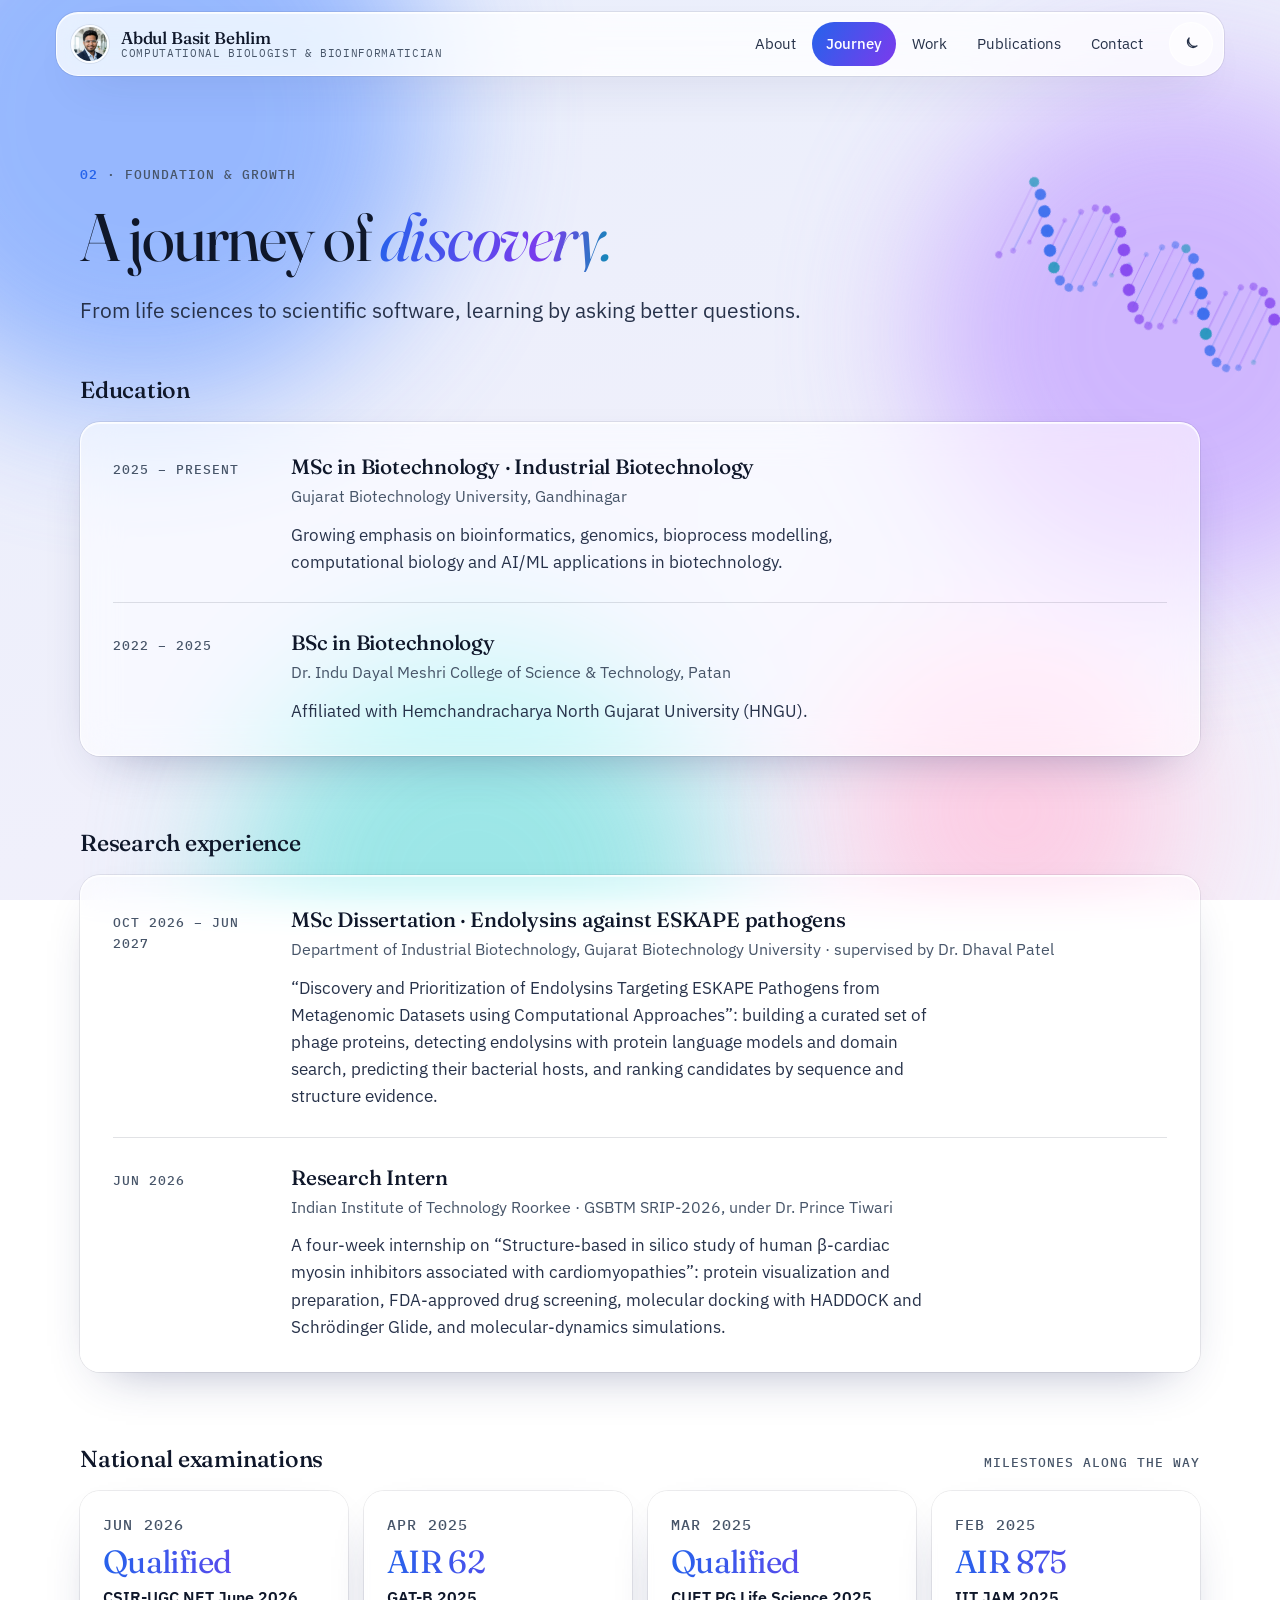
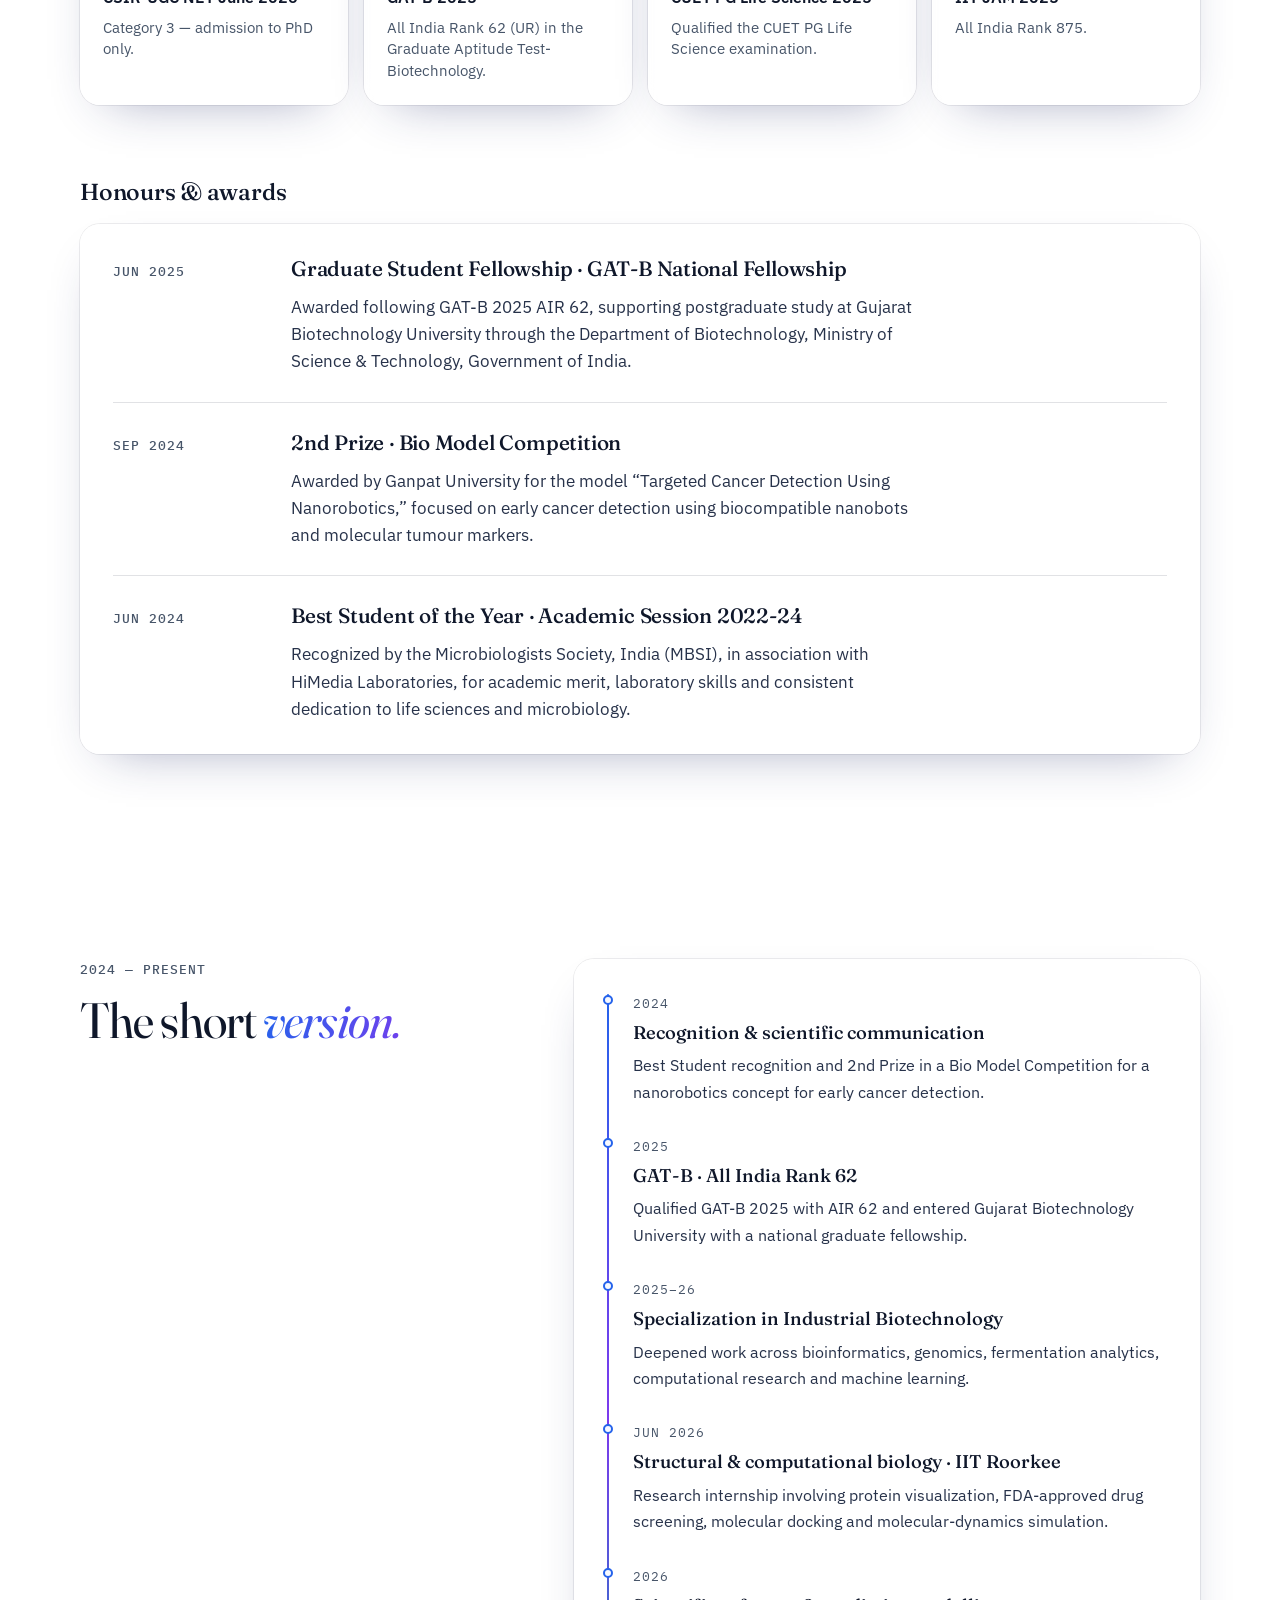
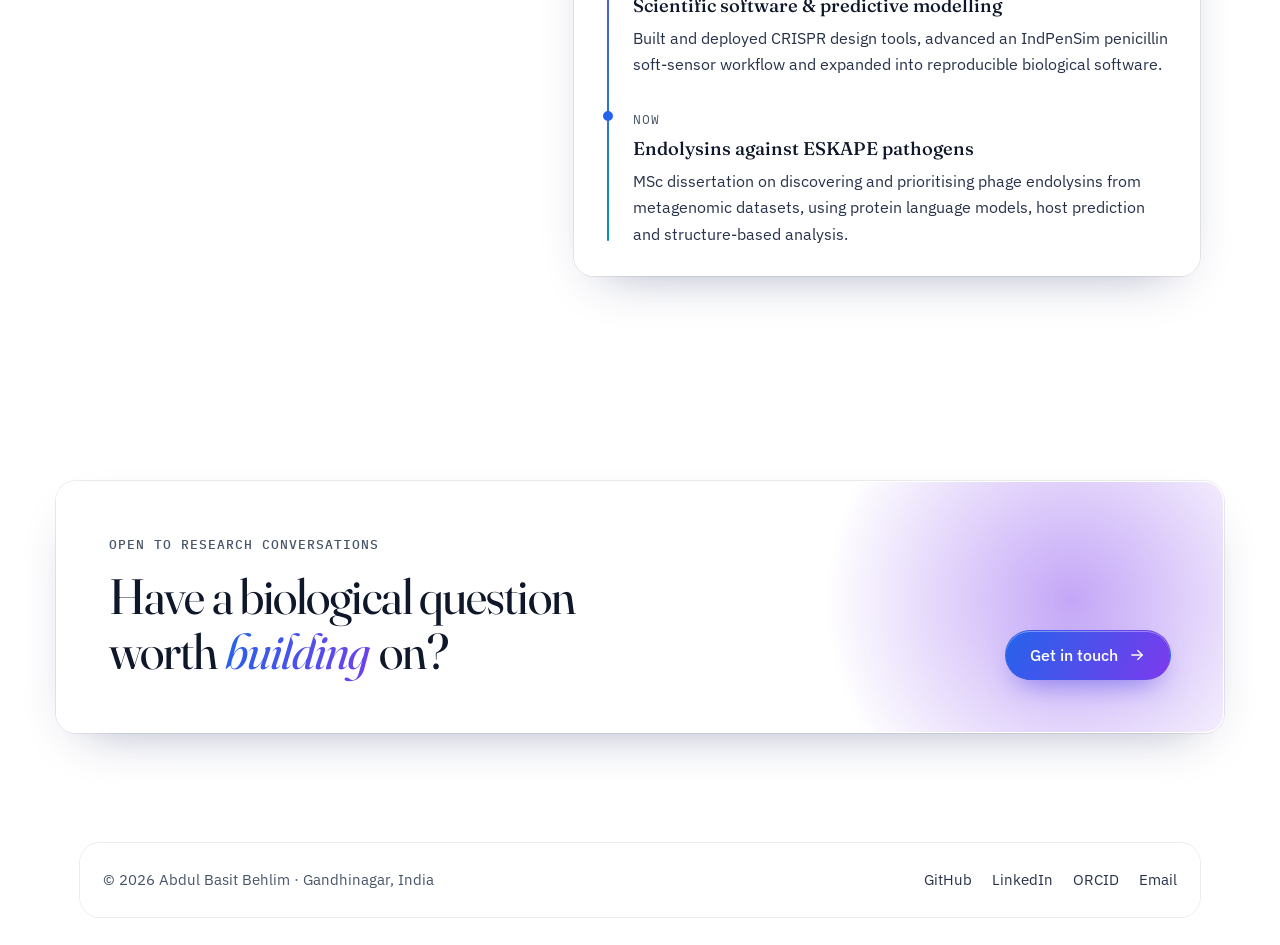
<file: journey.html>
<!doctype html>
<html lang="en">
<head>
  <meta charset="utf-8">
  <meta name="viewport" content="width=device-width, initial-scale=1">
  <title>Journey | Abdul Basit Behlim</title>
  <meta name="description" content="Education, research experience, examinations and awards in the academic journey of Abdul Basit Behlim.">
  <meta name="author" content="Abdul Basit Behlim">
  <meta name="keywords" content="Abdul Basit Behlim, Abdul Basit Behlim portfolio, biotechnology researcher, computational biologist, bioinformatics, CRISPR, phage AI, endolysin, machine learning biotechnology">
  <meta name="robots" content="index, follow, max-image-preview:large">
  <meta name="theme-color" content="#e9eefb">
  <!-- Google Search Console verification: replace the placeholder after adding this site in Search Console. -->
  <!-- <meta name="google-site-verification" content="PASTE_YOUR_CODE_HERE"> -->
  <link rel="canonical" href="https://abdulbasitbehlim.github.io/journey.html">

  <meta property="og:type" content="website">
  <meta property="og:url" content="https://abdulbasitbehlim.github.io/journey.html">
  <meta property="og:title" content="Journey | Abdul Basit Behlim">
  <meta property="og:description" content="Education, research experience, examinations and awards in the academic journey of Abdul Basit Behlim.">
  <meta property="og:site_name" content="Abdul Basit Behlim">
  <meta property="og:locale" content="en_IN">
  <meta property="og:image" content="https://abdulbasitbehlim.github.io/assets/Professional%20Image%202.jpg">
  <meta property="og:image:alt" content="Abdul Basit Behlim">
  <meta name="twitter:card" content="summary">
  <meta name="twitter:title" content="Journey | Abdul Basit Behlim">
  <meta name="twitter:description" content="Education, research experience, examinations and awards in the academic journey of Abdul Basit Behlim.">
  <meta name="twitter:image" content="https://abdulbasitbehlim.github.io/assets/Professional%20Image%202.jpg">
  <meta name="twitter:image:alt" content="Abdul Basit Behlim">

  <script type="application/ld+json">{"@context": "https://schema.org", "@type": "Person", "@id": "https://abdulbasitbehlim.github.io/#person", "name": "Abdul Basit Behlim", "url": "https://abdulbasitbehlim.github.io/", "image": "https://abdulbasitbehlim.github.io/assets/Professional%20Image%202.jpg", "jobTitle": "Computational Biologist and Bioinformatician", "description": "Abdul Basit Behlim is a biotechnology researcher working across computational biology, CRISPR design, bioinformatics, bioprocess machine learning, phage biology and endolysin research.", "sameAs": ["https://github.com/abdulbasitbehlim", "https://www.linkedin.com/in/abdulbasitbehlim", "https://scholar.google.com/citations?hl=en&user=sKZ_zJoAAAAJ", "https://orcid.org/0009-0003-5240-5413"], "affiliation": {"@type": "CollegeOrUniversity", "name": "Gujarat Biotechnology University"}, "knowsAbout": ["Biotechnology", "Computational Biology", "Bioinformatics", "CRISPR", "Machine Learning", "Bioprocess Modelling", "Bacteriophages", "Endolysins"]}</script>

  <link rel="icon" type="image/jpeg" href="assets/Logo.jpg">
  <link rel="apple-touch-icon" href="assets/Logo.jpg">
  <script>(function(){var t;try{t=localStorage.getItem('abb-theme')}catch(e){}if(t!=='light'&&t!=='dark'){t=window.matchMedia&&matchMedia('(prefers-color-scheme: dark)').matches?'dark':'light'}document.documentElement.dataset.theme=t})();</script>
  <link rel="preconnect" href="https://fonts.googleapis.com">
  <link rel="preconnect" href="https://fonts.gstatic.com" crossorigin>
  <link href="https://fonts.googleapis.com/css2?family=Fraunces:ital,opsz,wght@0,9..144,400;0,9..144,500;1,9..144,400&family=Space+Grotesk:wght@700&family=IBM+Plex+Mono:wght@400;500;600&family=IBM+Plex+Sans:wght@400;500;600&display=swap" rel="stylesheet">
  <link rel="stylesheet" href="styles.css?v=glass-3">
  <script src="script.js?v=glass-3" defer></script>
</head>
<body>
<a class="skip-link" href="#main">Skip to content</a>
<div class="aurora" aria-hidden="true"><i></i><i></i><i></i><i></i></div>
<div class="progress" aria-hidden="true"><span id="scrollProgress"></span></div>

<header class="site-header" id="siteHeader">
  <div class="wrap header-inner">
    <a class="brand" href="index.html" aria-label="Abdul Basit Behlim, home">
      <img src="assets/Professional%20Image%202.jpg" alt="" width="38" height="38">
      <span class="brand-text"><strong>Abdul Basit Behlim</strong><span>Computational Biologist &amp; Bioinformatician</span></span>
    </a>
    <nav class="nav" id="mainNav" aria-label="Main navigation"><a href="about.html">About</a><a href="journey.html" aria-current="page">Journey</a><a href="work.html">Work</a><a href="publications.html">Publications</a><a href="contact.html">Contact</a></nav>
    <button class="icon-btn theme-toggle" id="themeToggle" type="button" aria-label="Switch theme"><svg class="icon icon-sun" viewBox="0 0 24 24" aria-hidden="true" focusable="false"><path d="M20 14.5A8 8 0 0 1 9.5 4a7 7 0 1 0 10.5 10.5Z"/></svg><svg class="icon icon-moon" viewBox="0 0 24 24" aria-hidden="true" focusable="false"><circle cx="12" cy="12" r="4"/><path d="M12 2v2M12 20v2M4.9 4.9l1.4 1.4M17.7 17.7l1.4 1.4M2 12h2M20 12h2M4.9 19.1l1.4-1.4M17.7 6.3l1.4-1.4"/></svg></button>
    <button class="icon-btn menu-button" id="menuButton" type="button" aria-controls="mainNav" aria-expanded="false" aria-label="Open menu"><svg class="icon icon-menu" viewBox="0 0 24 24" aria-hidden="true" focusable="false"><path d="M4 7h16M4 12h16M4 17h16"/></svg><svg class="icon icon-close" viewBox="0 0 24 24" aria-hidden="true" focusable="false"><path d="M6 6l12 12M18 6 6 18"/></svg></button>
  </div>
</header>

<main id="main">
<section class="page-head">
  <div class="wrap">
    <canvas class="helix head-helix" aria-hidden="true"></canvas>
    <p class="label"><b>02</b> · Foundation &amp; growth</p>
    <h1 class="display" data-split>A journey of <em>discovery.</em></h1>
    <p class="lead">From life sciences to scientific software, learning by asking better questions.</p>
  </div>
</section>

<section class="section" style="padding-top:0">
  <div class="wrap">
    <div class="group-title rv" id="education"><h2 class="h3">Education</h2></div>
    <div class="entries rv">
      <article class="entry"><p class="label">2025 – present</p><div><h3>MSc in Biotechnology · Industrial Biotechnology</h3><p class="where">Gujarat Biotechnology University, Gandhinagar</p><p class="body">Growing emphasis on bioinformatics, genomics, bioprocess modelling, computational biology and AI/ML applications in biotechnology.</p></div></article>
      <article class="entry"><p class="label">2022 – 2025</p><div><h3>BSc in Biotechnology</h3><p class="where">Dr. Indu Dayal Meshri College of Science &amp; Technology, Patan</p><p class="body">Affiliated with Hemchandracharya North Gujarat University (HNGU).</p></div></article>
    </div>

    <div class="group-title rv" id="experience"><h2 class="h3">Research experience</h2></div>
    <div class="entries rv">
      <article class="entry"><p class="label">Oct 2026 – Jun 2027</p><div><h3>MSc Dissertation · Endolysins against ESKAPE pathogens</h3><p class="where">Department of Industrial Biotechnology, Gujarat Biotechnology University · supervised by Dr. Dhaval Patel</p><p class="body">“Discovery and Prioritization of Endolysins Targeting ESKAPE Pathogens from Metagenomic Datasets using Computational Approaches”: building a curated set of phage proteins, detecting endolysins with protein language models and domain search, predicting their bacterial hosts, and ranking candidates by sequence and structure evidence.</p></div></article>
      <article class="entry"><p class="label">Jun 2026</p><div><h3>Research Intern</h3><p class="where">Indian Institute of Technology Roorkee · GSBTM SRIP-2026, under Dr. Prince Tiwari</p><p class="body">A four-week internship on “Structure-based in silico study of human β-cardiac myosin inhibitors associated with cardiomyopathies”: protein visualization and preparation, FDA-approved drug screening, molecular docking with HADDOCK and Schrödinger Glide, and molecular-dynamics simulations.</p></div></article>
    </div>

    <div class="group-title rv" id="competitive-exams"><h2 class="h3">National examinations</h2><p class="label">Milestones along the way</p></div>
    <div class="exams rv">
      <article class="exam"><p class="label">Jun 2026</p><p class="rank">Qualified</p><h3>CSIR-UGC NET June 2026</h3><p>Category 3 — admission to PhD only.</p></article>
      <article class="exam"><p class="label">Apr 2025</p><p class="rank">AIR 62</p><h3>GAT-B 2025</h3><p>All India Rank 62 (UR) in the Graduate Aptitude Test-Biotechnology.</p></article>
      <article class="exam"><p class="label">Mar 2025</p><p class="rank">Qualified</p><h3>CUET PG Life Science 2025</h3><p>Qualified the CUET PG Life Science examination.</p></article>
      <article class="exam"><p class="label">Feb 2025</p><p class="rank">AIR 875</p><h3>IIT JAM 2025</h3><p>All India Rank 875.</p></article>
    </div>

    <div class="group-title rv" id="honours-awards"><h2 class="h3">Honours &amp; awards</h2></div>
    <div class="entries rv">
      <article class="entry"><p class="label">Jun 2025</p><div><h3>Graduate Student Fellowship · GAT-B National Fellowship</h3><p class="body">Awarded following GAT-B 2025 AIR 62, supporting postgraduate study at Gujarat Biotechnology University through the Department of Biotechnology, Ministry of Science &amp; Technology, Government of India.</p></div></article>
      <article class="entry"><p class="label">Sep 2024</p><div><h3>2nd Prize · Bio Model Competition</h3><p class="body">Awarded by Ganpat University for the model “Targeted Cancer Detection Using Nanorobotics,” focused on early cancer detection using biocompatible nanobots and molecular tumour markers.</p></div></article>
      <article class="entry"><p class="label">Jun 2024</p><div><h3>Best Student of the Year · Academic Session 2022-24</h3><p class="body">Recognized by the Microbiologists Society, India (MBSI), in association with HiMedia Laboratories, for academic merit, laboratory skills and consistent dedication to life sciences and microbiology.</p></div></article>
    </div>
  </div>
</section>

<section class="section" aria-labelledby="timelineTitle">
  <div class="wrap split">
    <div class="sticky rv">
      <p class="label">2024 — present</p>
      <h2 class="h2" id="timelineTitle">The short <em>version.</em></h2>
    </div>
    <ol class="timeline rv">
      <li><time>2024</time><h3>Recognition &amp; scientific communication</h3><p>Best Student recognition and 2nd Prize in a Bio Model Competition for a nanorobotics concept for early cancer detection.</p></li>
      <li><time>2025</time><h3>GAT-B · All India Rank 62</h3><p>Qualified GAT-B 2025 with AIR 62 and entered Gujarat Biotechnology University with a national graduate fellowship.</p></li>
      <li><time>2025–26</time><h3>Specialization in Industrial Biotechnology</h3><p>Deepened work across bioinformatics, genomics, fermentation analytics, computational research and machine learning.</p></li>
      <li><time>JUN 2026</time><h3>Structural &amp; computational biology · IIT Roorkee</h3><p>Research internship involving protein visualization, FDA-approved drug screening, molecular docking and molecular-dynamics simulation.</p></li>
      <li><time>2026</time><h3>Scientific software &amp; predictive modelling</h3><p>Built and deployed CRISPR design tools, advanced an IndPenSim penicillin soft-sensor workflow and expanded into reproducible biological software.</p></li>
      <li class="now"><time>NOW</time><h3>Endolysins against ESKAPE pathogens</h3><p>MSc dissertation on discovering and prioritising phage endolysins from metagenomic datasets, using protein language models, host prediction and structure-based analysis.</p></li>
    </ol>
  </div>
</section>

<section class="section">
  <div class="wrap cta rv">
    <div>
      <p class="label">Open to research conversations</p>
      <h2 class="h2" style="margin-top:14px">Have a biological question<br>worth <em>building</em> on?</h2>
    </div>
    <a class="btn btn-primary" href="contact.html">Get in touch <svg class="icon" viewBox="0 0 24 24" aria-hidden="true" focusable="false"><path d="M5 12h14"/><path d="m13 6 6 6-6 6"/></svg></a>
  </div>
</section>
</main>

<footer class="site-footer">
  <div class="wrap footer-grid">
    <p>© <span id="year">2026</span> Abdul Basit Behlim · Gandhinagar, India</p>
    <div class="footer-links">
      <a href="https://github.com/abdulbasitbehlim" target="_blank" rel="noopener noreferrer">GitHub</a>
      <a href="https://www.linkedin.com/in/abdulbasitbehlim" target="_blank" rel="noopener noreferrer">LinkedIn</a>
      <a href="https://orcid.org/0009-0003-5240-5413" target="_blank" rel="noopener noreferrer">ORCID</a>
      <a href="mailto:abdulbasitbehlim3@gmail.com">Email</a>
    </div>
  </div>
</footer>
</body>
</html>
</file>
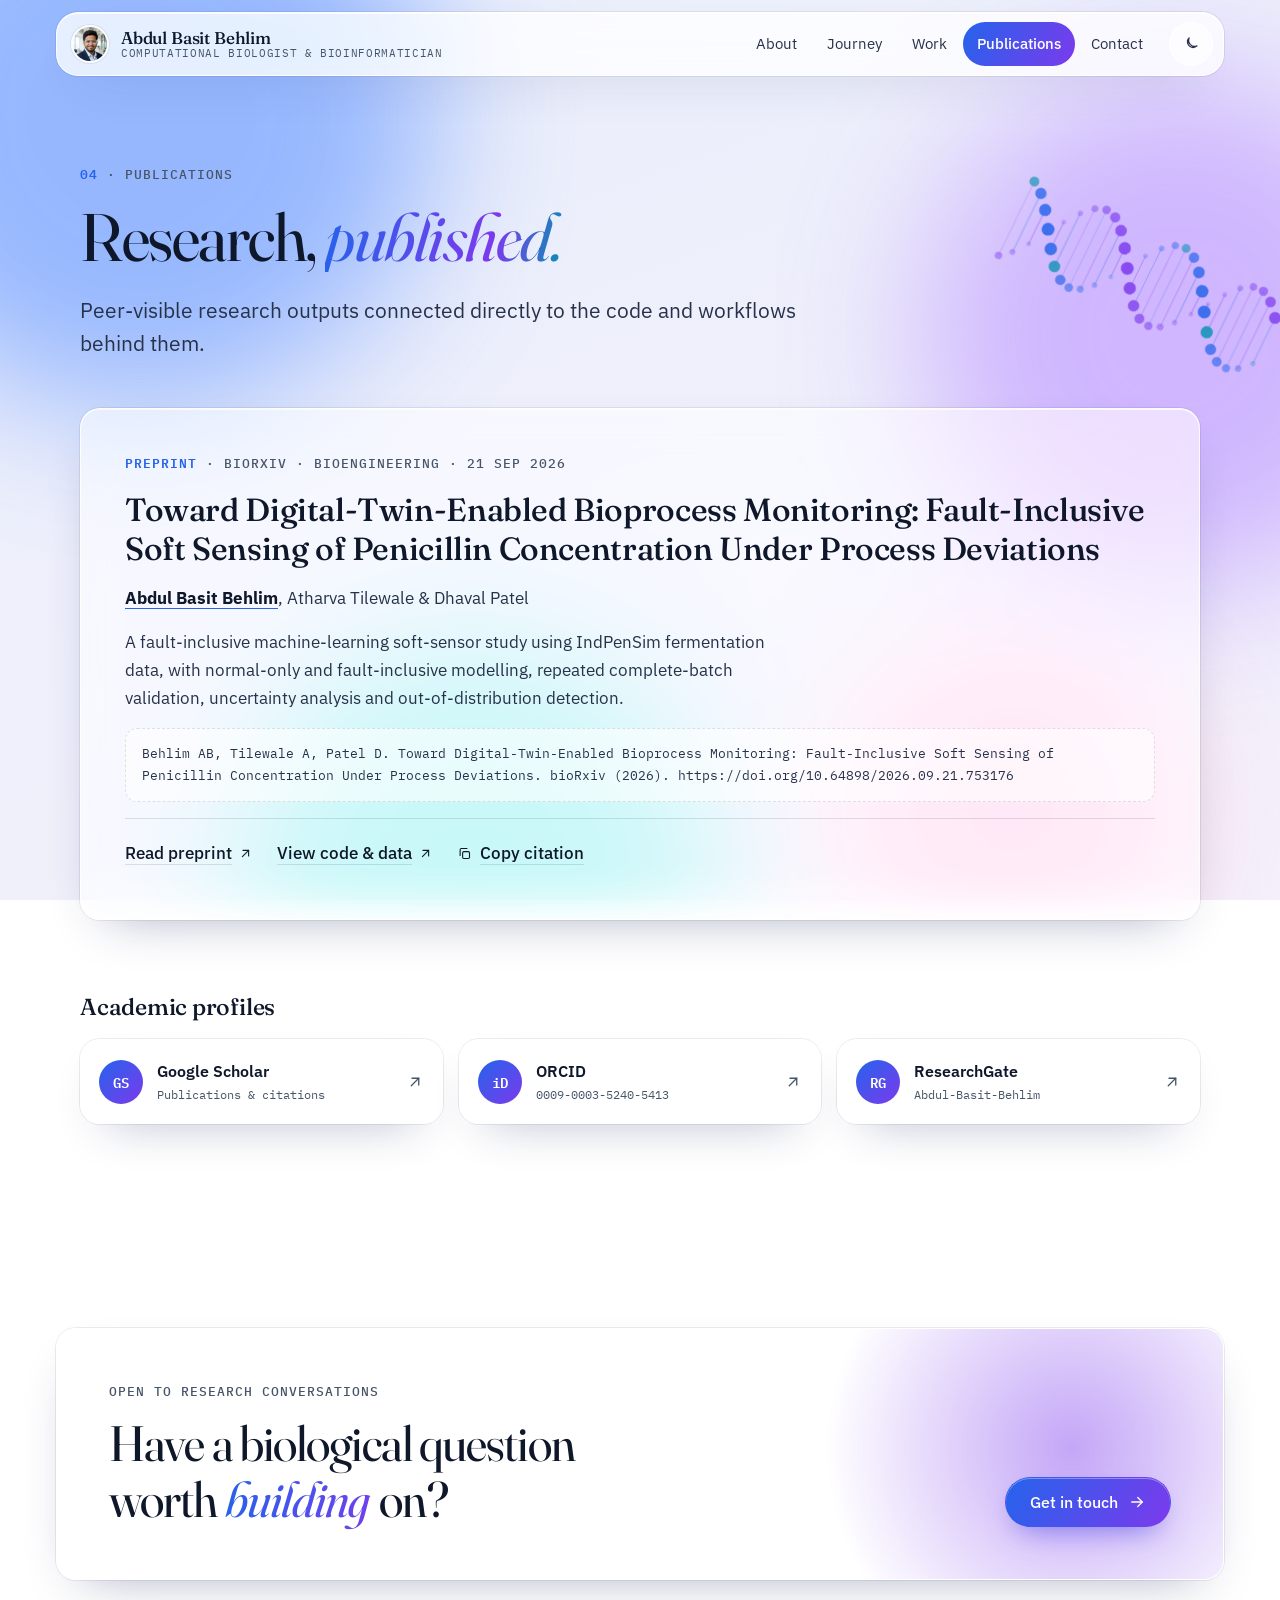
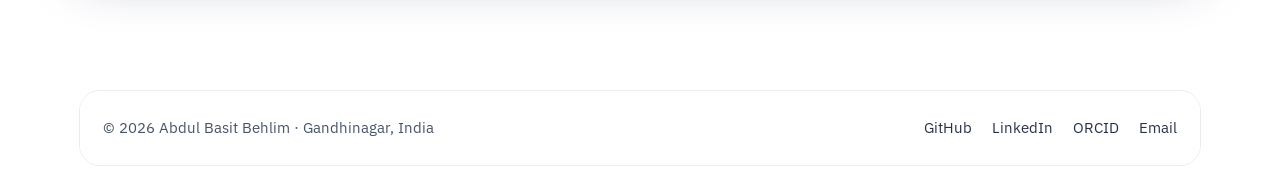
<file: publications.html>
<!doctype html>
<html lang="en">
<head>
  <meta charset="utf-8">
  <meta name="viewport" content="width=device-width, initial-scale=1">
  <title>Publications | Abdul Basit Behlim</title>
  <meta name="description" content="Publications, preprints, Google Scholar and ORCID profiles for Abdul Basit Behlim.">
  <meta name="author" content="Abdul Basit Behlim">
  <meta name="keywords" content="Abdul Basit Behlim, Abdul Basit Behlim portfolio, biotechnology researcher, computational biologist, bioinformatics, CRISPR, phage AI, endolysin, machine learning biotechnology">
  <meta name="robots" content="index, follow, max-image-preview:large">
  <meta name="theme-color" content="#e9eefb">
  <!-- Google Search Console verification: replace the placeholder after adding this site in Search Console. -->
  <!-- <meta name="google-site-verification" content="PASTE_YOUR_CODE_HERE"> -->
  <link rel="canonical" href="https://abdulbasitbehlim.github.io/publications.html">

  <meta property="og:type" content="website">
  <meta property="og:url" content="https://abdulbasitbehlim.github.io/publications.html">
  <meta property="og:title" content="Publications | Abdul Basit Behlim">
  <meta property="og:description" content="Publications, preprints, Google Scholar and ORCID profiles for Abdul Basit Behlim.">
  <meta property="og:site_name" content="Abdul Basit Behlim">
  <meta property="og:locale" content="en_IN">
  <meta property="og:image" content="https://abdulbasitbehlim.github.io/assets/Professional%20Image%202.jpg">
  <meta property="og:image:alt" content="Abdul Basit Behlim">
  <meta name="twitter:card" content="summary">
  <meta name="twitter:title" content="Publications | Abdul Basit Behlim">
  <meta name="twitter:description" content="Publications, preprints, Google Scholar and ORCID profiles for Abdul Basit Behlim.">
  <meta name="twitter:image" content="https://abdulbasitbehlim.github.io/assets/Professional%20Image%202.jpg">
  <meta name="twitter:image:alt" content="Abdul Basit Behlim">

  <script type="application/ld+json">{"@context": "https://schema.org", "@type": "Person", "@id": "https://abdulbasitbehlim.github.io/#person", "name": "Abdul Basit Behlim", "url": "https://abdulbasitbehlim.github.io/", "image": "https://abdulbasitbehlim.github.io/assets/Professional%20Image%202.jpg", "jobTitle": "Computational Biologist and Bioinformatician", "description": "Abdul Basit Behlim is a biotechnology researcher working across computational biology, CRISPR design, bioinformatics, bioprocess machine learning, phage biology and endolysin research.", "sameAs": ["https://github.com/abdulbasitbehlim", "https://www.linkedin.com/in/abdulbasitbehlim", "https://scholar.google.com/citations?hl=en&user=sKZ_zJoAAAAJ", "https://orcid.org/0009-0003-5240-5413"], "affiliation": {"@type": "CollegeOrUniversity", "name": "Gujarat Biotechnology University"}, "knowsAbout": ["Biotechnology", "Computational Biology", "Bioinformatics", "CRISPR", "Machine Learning", "Bioprocess Modelling", "Bacteriophages", "Endolysins"]}</script>
  <script type="application/ld+json">{"@context": "https://schema.org", "@type": "ScholarlyArticle", "headline": "Toward Digital-Twin-Enabled Bioprocess Monitoring: Fault-Inclusive Soft Sensing of Penicillin Concentration Under Process Deviations", "datePublished": "2026-09-21", "author": [{"@type": "Person", "name": "Abdul Basit Behlim", "sameAs": "https://orcid.org/0009-0003-5240-5413"}, {"@type": "Person", "name": "Atharva Tilewale"}, {"@type": "Person", "name": "Dhaval Patel"}], "publisher": {"@type": "Organization", "name": "bioRxiv"}, "identifier": "https://doi.org/10.64898/2026.09.21.753176", "url": "https://doi.org/10.64898/2026.09.21.753176", "isAccessibleForFree": true}</script>

  <link rel="icon" type="image/jpeg" href="assets/Logo.jpg">
  <link rel="apple-touch-icon" href="assets/Logo.jpg">
  <script>(function(){var t;try{t=localStorage.getItem('abb-theme')}catch(e){}if(t!=='light'&&t!=='dark'){t=window.matchMedia&&matchMedia('(prefers-color-scheme: dark)').matches?'dark':'light'}document.documentElement.dataset.theme=t})();</script>
  <link rel="preconnect" href="https://fonts.googleapis.com">
  <link rel="preconnect" href="https://fonts.gstatic.com" crossorigin>
  <link href="https://fonts.googleapis.com/css2?family=Fraunces:ital,opsz,wght@0,9..144,400;0,9..144,500;1,9..144,400&family=Space+Grotesk:wght@700&family=IBM+Plex+Mono:wght@400;500;600&family=IBM+Plex+Sans:wght@400;500;600&display=swap" rel="stylesheet">
  <link rel="stylesheet" href="styles.css?v=glass-3">
  <script src="script.js?v=glass-3" defer></script>
</head>
<body>
<a class="skip-link" href="#main">Skip to content</a>
<div class="aurora" aria-hidden="true"><i></i><i></i><i></i><i></i></div>
<div class="progress" aria-hidden="true"><span id="scrollProgress"></span></div>

<header class="site-header" id="siteHeader">
  <div class="wrap header-inner">
    <a class="brand" href="index.html" aria-label="Abdul Basit Behlim, home">
      <img src="assets/Professional%20Image%202.jpg" alt="" width="38" height="38">
      <span class="brand-text"><strong>Abdul Basit Behlim</strong><span>Computational Biologist &amp; Bioinformatician</span></span>
    </a>
    <nav class="nav" id="mainNav" aria-label="Main navigation"><a href="about.html">About</a><a href="journey.html">Journey</a><a href="work.html">Work</a><a href="publications.html" aria-current="page">Publications</a><a href="contact.html">Contact</a></nav>
    <button class="icon-btn theme-toggle" id="themeToggle" type="button" aria-label="Switch theme"><svg class="icon icon-sun" viewBox="0 0 24 24" aria-hidden="true" focusable="false"><path d="M20 14.5A8 8 0 0 1 9.5 4a7 7 0 1 0 10.5 10.5Z"/></svg><svg class="icon icon-moon" viewBox="0 0 24 24" aria-hidden="true" focusable="false"><circle cx="12" cy="12" r="4"/><path d="M12 2v2M12 20v2M4.9 4.9l1.4 1.4M17.7 17.7l1.4 1.4M2 12h2M20 12h2M4.9 19.1l1.4-1.4M17.7 6.3l1.4-1.4"/></svg></button>
    <button class="icon-btn menu-button" id="menuButton" type="button" aria-controls="mainNav" aria-expanded="false" aria-label="Open menu"><svg class="icon icon-menu" viewBox="0 0 24 24" aria-hidden="true" focusable="false"><path d="M4 7h16M4 12h16M4 17h16"/></svg><svg class="icon icon-close" viewBox="0 0 24 24" aria-hidden="true" focusable="false"><path d="M6 6l12 12M18 6 6 18"/></svg></button>
  </div>
</header>

<main id="main">
<section class="page-head">
  <div class="wrap">
    <canvas class="helix head-helix" aria-hidden="true"></canvas>
    <p class="label"><b>04</b> · Publications</p>
    <h1 class="display" data-split>Research, <em>published.</em></h1>
    <p class="lead">Peer-visible research outputs connected directly to the code and workflows behind them.</p>
  </div>
</section>

<section class="section" style="padding-top:0">
  <div class="wrap">
    <article class="paper rv">
      <p class="label"><b>Preprint</b> · bioRxiv · Bioengineering · 21 Sep 2026</p>
      <h2>Toward Digital-Twin-Enabled Bioprocess Monitoring: Fault-Inclusive Soft Sensing of Penicillin Concentration Under Process Deviations</h2>
      <p class="authors"><strong>Abdul Basit Behlim</strong>, Atharva Tilewale &amp; Dhaval Patel</p>
      <p class="abstract">A fault-inclusive machine-learning soft-sensor study using IndPenSim fermentation data, with normal-only and fault-inclusive modelling, repeated complete-batch validation, uncertainty analysis and out-of-distribution detection.</p>
      <p class="cite" id="citation">Behlim AB, Tilewale A, Patel D. Toward Digital-Twin-Enabled Bioprocess Monitoring: Fault-Inclusive Soft Sensing of Penicillin Concentration Under Process Deviations. bioRxiv (2026). https://doi.org/10.64898/2026.09.21.753176</p>
      <div class="paper-actions">
        <a class="link" href="https://doi.org/10.64898/2026.09.21.753176" target="_blank" rel="noopener noreferrer">Read preprint<svg class="icon icon-sm" viewBox="0 0 24 24" aria-hidden="true" focusable="false"><path d="M7 17 17 7"/><path d="M8 7h9v9"/></svg></a>
        <a class="link" href="https://github.com/abdulbasitbehlim/IndPenSim-penicillin-soft-sensor" target="_blank" rel="noopener noreferrer">View code &amp; data<svg class="icon icon-sm" viewBox="0 0 24 24" aria-hidden="true" focusable="false"><path d="M7 17 17 7"/><path d="M8 7h9v9"/></svg></a>
        <button class="copy-btn" type="button" data-copy="" data-copy-from="#citation" data-status="#citeStatus" data-done="Citation copied." hidden><svg class="icon icon-sm" viewBox="0 0 24 24" aria-hidden="true" focusable="false"><rect x="9" y="9" width="11" height="11" rx="2"/><path d="M5 15V6a2 2 0 0 1 2-2h9"/></svg>Copy citation</button>
        <span class="status-text" id="citeStatus" role="status" aria-live="polite"></span>
      </div>
    </article>

    <div class="group-title rv"><h2 class="h3">Academic profiles</h2></div>
    <div class="profiles rv">
      <a class="profile" href="https://scholar.google.com/citations?hl=en&amp;user=sKZ_zJoAAAAJ" target="_blank" rel="noopener noreferrer"><span class="badge" aria-hidden="true">GS</span><span><strong>Google Scholar</strong><small>Publications &amp; citations</small></span><svg class="icon" viewBox="0 0 24 24" aria-hidden="true" focusable="false"><path d="M7 17 17 7"/><path d="M8 7h9v9"/></svg></a>
      <a class="profile" href="https://orcid.org/0009-0003-5240-5413" target="_blank" rel="noopener noreferrer"><span class="badge" aria-hidden="true">iD</span><span><strong>ORCID</strong><small>0009-0003-5240-5413</small></span><svg class="icon" viewBox="0 0 24 24" aria-hidden="true" focusable="false"><path d="M7 17 17 7"/><path d="M8 7h9v9"/></svg></a>
      <a class="profile" href="https://www.researchgate.net/profile/Abdul-Basit-Behlim" target="_blank" rel="noopener noreferrer"><span class="badge" aria-hidden="true">RG</span><span><strong>ResearchGate</strong><small>Abdul-Basit-Behlim</small></span><svg class="icon" viewBox="0 0 24 24" aria-hidden="true" focusable="false"><path d="M7 17 17 7"/><path d="M8 7h9v9"/></svg></a>
    </div>
  </div>
</section>

<section class="section">
  <div class="wrap cta rv">
    <div>
      <p class="label">Open to research conversations</p>
      <h2 class="h2" style="margin-top:14px">Have a biological question<br>worth <em>building</em> on?</h2>
    </div>
    <a class="btn btn-primary" href="contact.html">Get in touch <svg class="icon" viewBox="0 0 24 24" aria-hidden="true" focusable="false"><path d="M5 12h14"/><path d="m13 6 6 6-6 6"/></svg></a>
  </div>
</section>
</main>

<footer class="site-footer">
  <div class="wrap footer-grid">
    <p>© <span id="year">2026</span> Abdul Basit Behlim · Gandhinagar, India</p>
    <div class="footer-links">
      <a href="https://github.com/abdulbasitbehlim" target="_blank" rel="noopener noreferrer">GitHub</a>
      <a href="https://www.linkedin.com/in/abdulbasitbehlim" target="_blank" rel="noopener noreferrer">LinkedIn</a>
      <a href="https://orcid.org/0009-0003-5240-5413" target="_blank" rel="noopener noreferrer">ORCID</a>
      <a href="mailto:abdulbasitbehlim3@gmail.com">Email</a>
    </div>
  </div>
</footer>
</body>
</html>
</file>
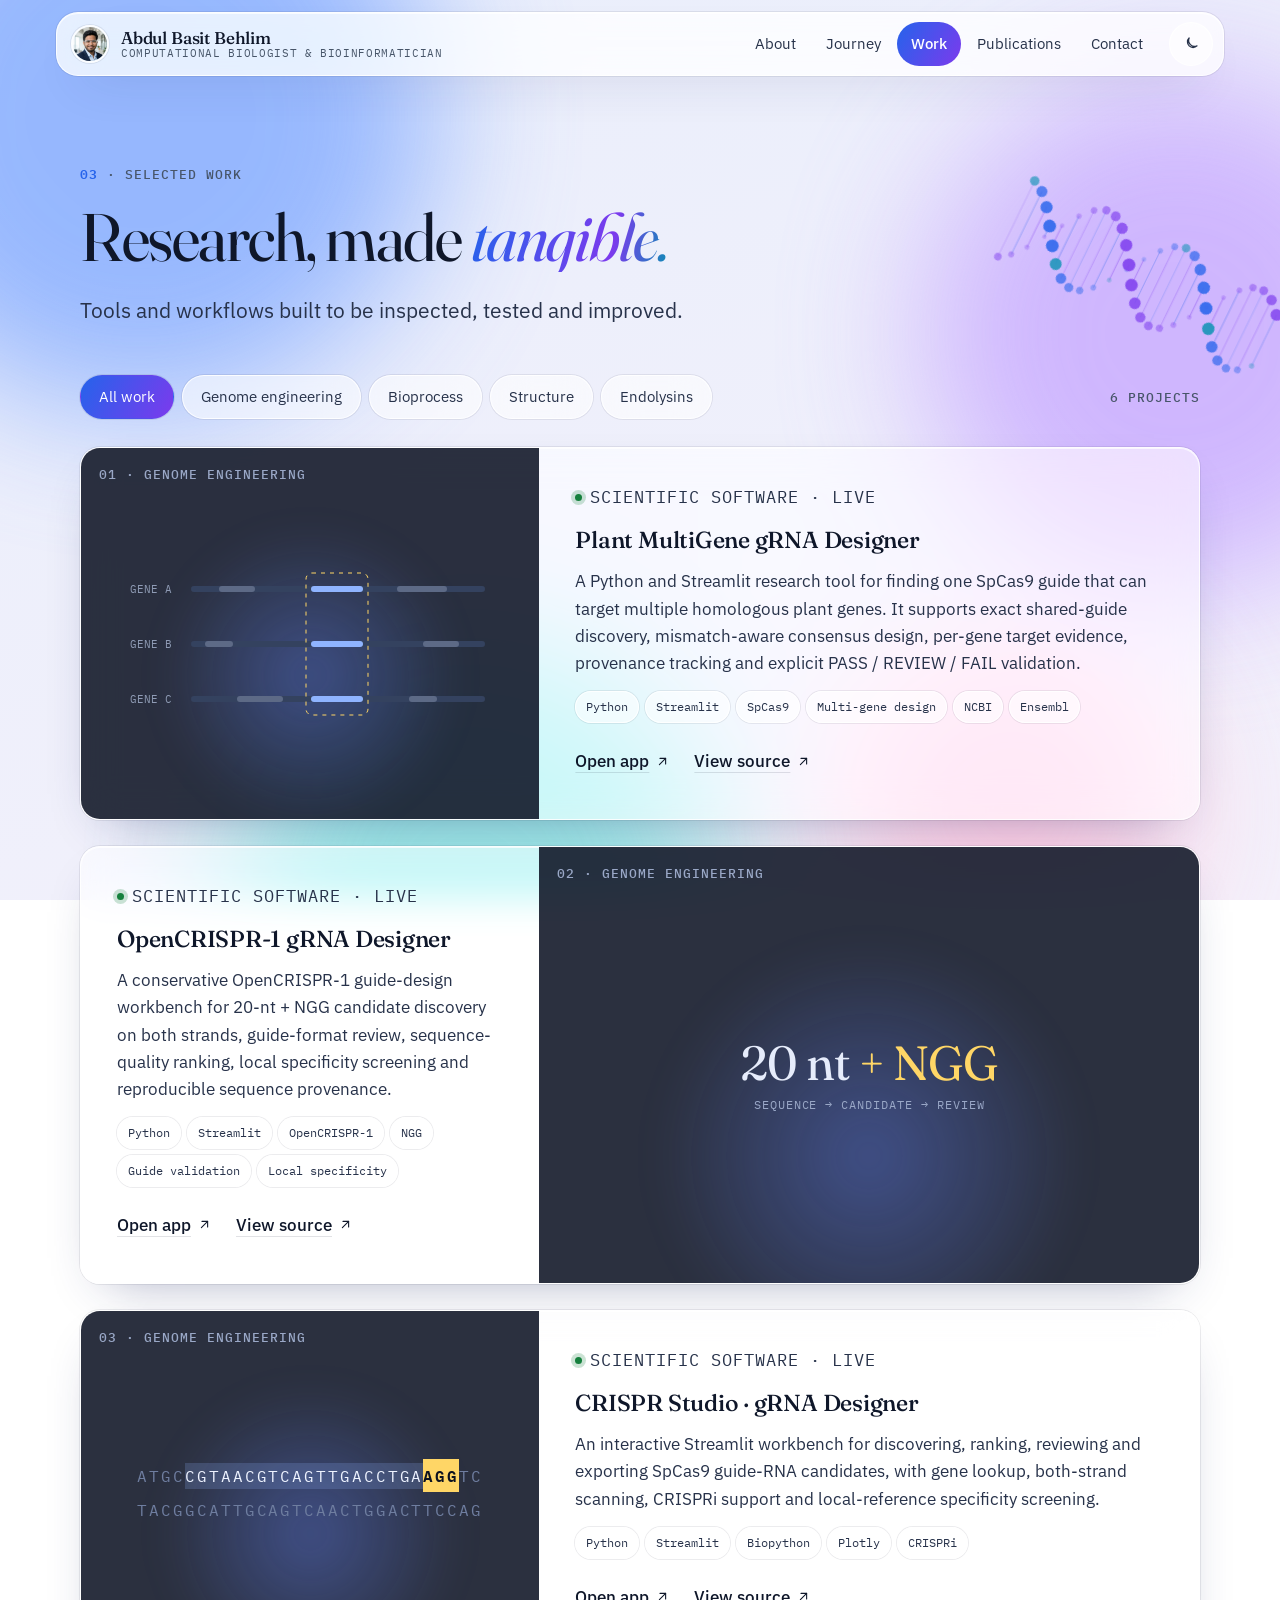
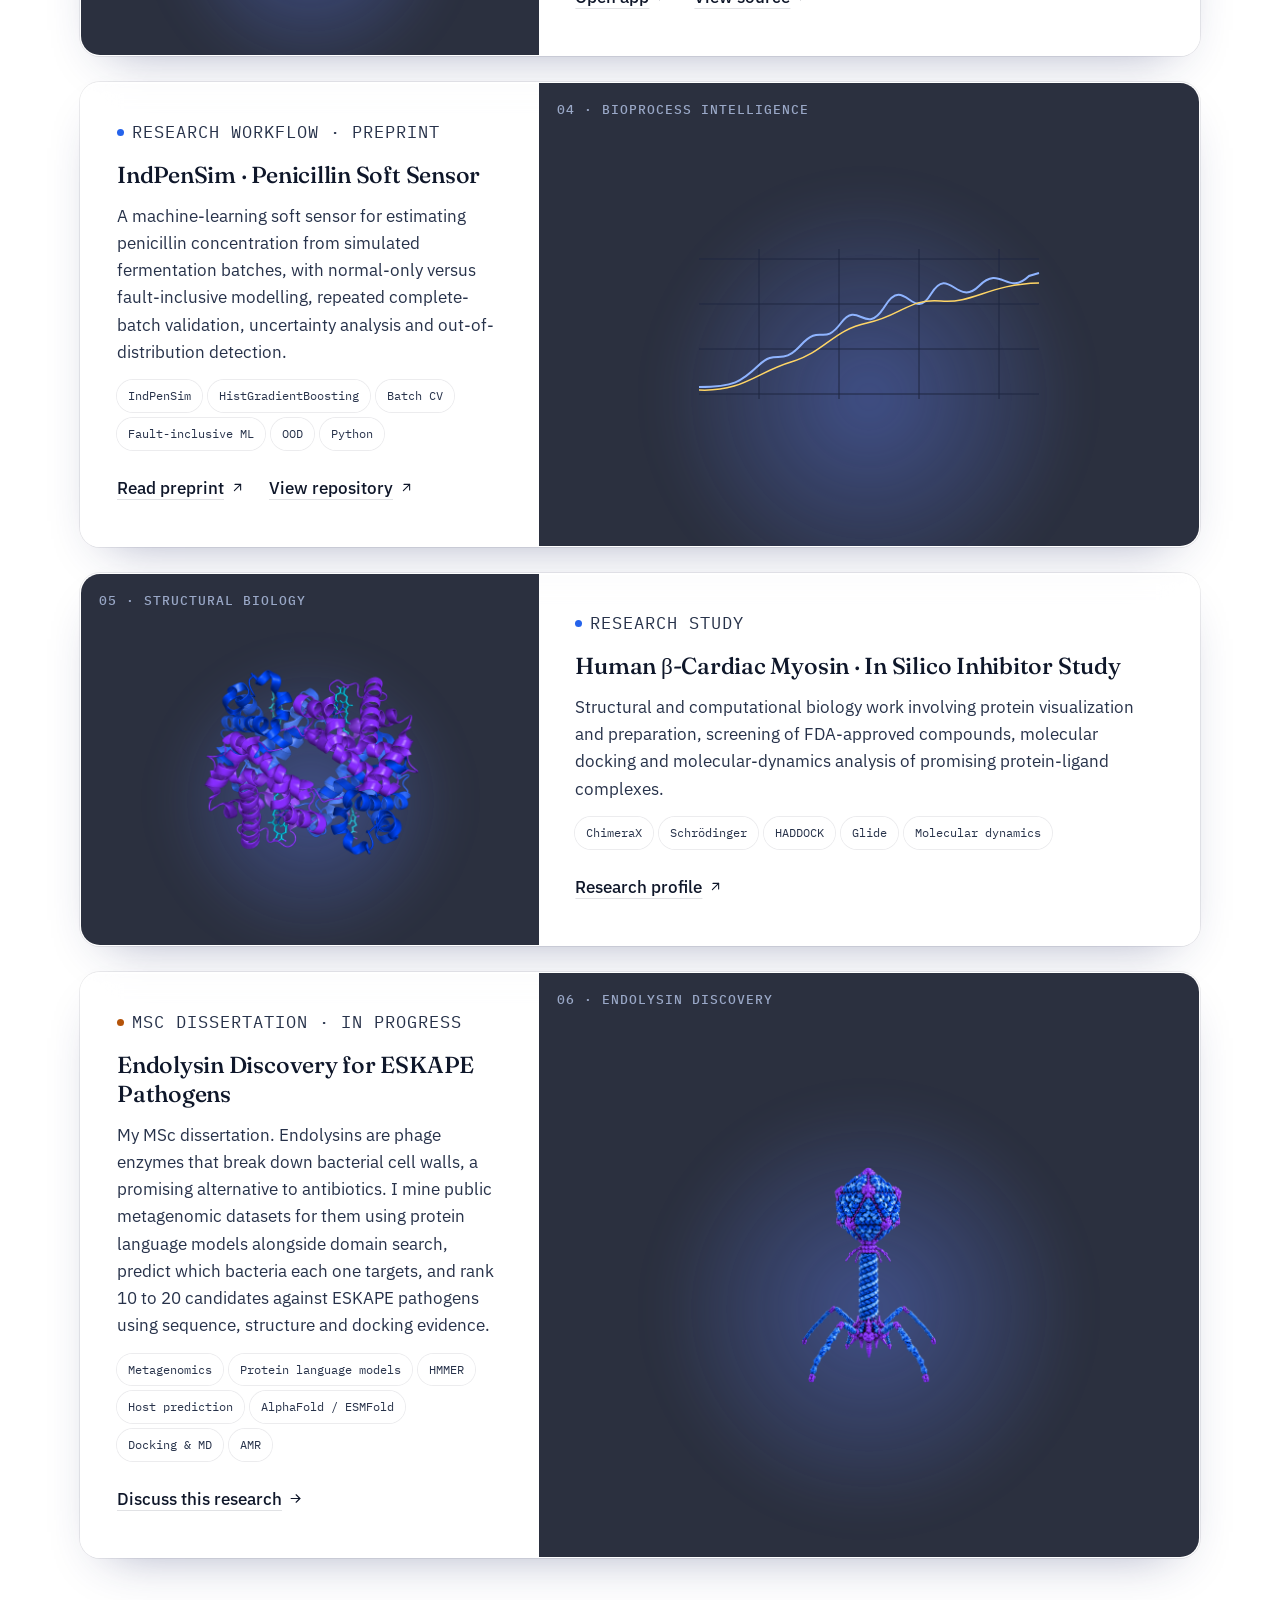
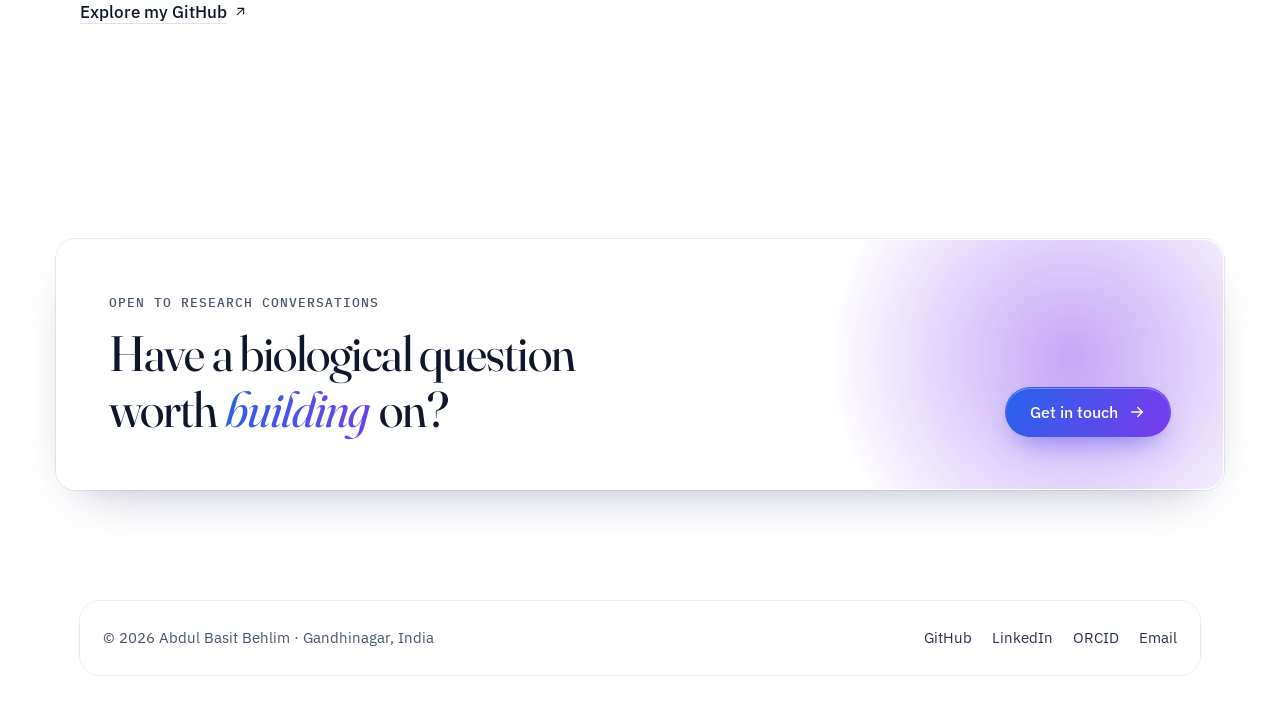
<file: work.html>
<!doctype html>
<html lang="en">
<head>
  <meta charset="utf-8">
  <meta name="viewport" content="width=device-width, initial-scale=1">
  <title>Work | Abdul Basit Behlim</title>
  <meta name="description" content="Scientific software, computational biology projects and machine-learning research by Abdul Basit Behlim.">
  <meta name="author" content="Abdul Basit Behlim">
  <meta name="keywords" content="Abdul Basit Behlim, Abdul Basit Behlim portfolio, biotechnology researcher, computational biologist, bioinformatics, CRISPR, phage AI, endolysin, machine learning biotechnology">
  <meta name="robots" content="index, follow, max-image-preview:large">
  <meta name="theme-color" content="#e9eefb">
  <!-- Google Search Console verification: replace the placeholder after adding this site in Search Console. -->
  <!-- <meta name="google-site-verification" content="PASTE_YOUR_CODE_HERE"> -->
  <link rel="canonical" href="https://abdulbasitbehlim.github.io/work.html">

  <meta property="og:type" content="website">
  <meta property="og:url" content="https://abdulbasitbehlim.github.io/work.html">
  <meta property="og:title" content="Work | Abdul Basit Behlim">
  <meta property="og:description" content="Scientific software, computational biology projects and machine-learning research by Abdul Basit Behlim.">
  <meta property="og:site_name" content="Abdul Basit Behlim">
  <meta property="og:locale" content="en_IN">
  <meta property="og:image" content="https://abdulbasitbehlim.github.io/assets/Professional%20Image%202.jpg">
  <meta property="og:image:alt" content="Abdul Basit Behlim">
  <meta name="twitter:card" content="summary">
  <meta name="twitter:title" content="Work | Abdul Basit Behlim">
  <meta name="twitter:description" content="Scientific software, computational biology projects and machine-learning research by Abdul Basit Behlim.">
  <meta name="twitter:image" content="https://abdulbasitbehlim.github.io/assets/Professional%20Image%202.jpg">
  <meta name="twitter:image:alt" content="Abdul Basit Behlim">

  <script type="application/ld+json">{"@context": "https://schema.org", "@type": "Person", "@id": "https://abdulbasitbehlim.github.io/#person", "name": "Abdul Basit Behlim", "url": "https://abdulbasitbehlim.github.io/", "image": "https://abdulbasitbehlim.github.io/assets/Professional%20Image%202.jpg", "jobTitle": "Computational Biologist and Bioinformatician", "description": "Abdul Basit Behlim is a biotechnology researcher working across computational biology, CRISPR design, bioinformatics, bioprocess machine learning, phage biology and endolysin research.", "sameAs": ["https://github.com/abdulbasitbehlim", "https://www.linkedin.com/in/abdulbasitbehlim", "https://scholar.google.com/citations?hl=en&user=sKZ_zJoAAAAJ", "https://orcid.org/0009-0003-5240-5413"], "affiliation": {"@type": "CollegeOrUniversity", "name": "Gujarat Biotechnology University"}, "knowsAbout": ["Biotechnology", "Computational Biology", "Bioinformatics", "CRISPR", "Machine Learning", "Bioprocess Modelling", "Bacteriophages", "Endolysins"]}</script>

  <link rel="icon" type="image/jpeg" href="assets/Logo.jpg">
  <link rel="apple-touch-icon" href="assets/Logo.jpg">
  <script>(function(){var t;try{t=localStorage.getItem('abb-theme')}catch(e){}if(t!=='light'&&t!=='dark'){t=window.matchMedia&&matchMedia('(prefers-color-scheme: dark)').matches?'dark':'light'}document.documentElement.dataset.theme=t})();</script>
  <link rel="preconnect" href="https://fonts.googleapis.com">
  <link rel="preconnect" href="https://fonts.gstatic.com" crossorigin>
  <link href="https://fonts.googleapis.com/css2?family=Fraunces:ital,opsz,wght@0,9..144,400;0,9..144,500;1,9..144,400&family=Space+Grotesk:wght@700&family=IBM+Plex+Mono:wght@400;500;600&family=IBM+Plex+Sans:wght@400;500;600&display=swap" rel="stylesheet">
  <link rel="stylesheet" href="styles.css?v=glass-3">
  <script src="script.js?v=glass-3" defer></script>
</head>
<body>
<a class="skip-link" href="#main">Skip to content</a>
<div class="aurora" aria-hidden="true"><i></i><i></i><i></i><i></i></div>
<div class="progress" aria-hidden="true"><span id="scrollProgress"></span></div>

<header class="site-header" id="siteHeader">
  <div class="wrap header-inner">
    <a class="brand" href="index.html" aria-label="Abdul Basit Behlim, home">
      <img src="assets/Professional%20Image%202.jpg" alt="" width="38" height="38">
      <span class="brand-text"><strong>Abdul Basit Behlim</strong><span>Computational Biologist &amp; Bioinformatician</span></span>
    </a>
    <nav class="nav" id="mainNav" aria-label="Main navigation"><a href="about.html">About</a><a href="journey.html">Journey</a><a href="work.html" aria-current="page">Work</a><a href="publications.html">Publications</a><a href="contact.html">Contact</a></nav>
    <button class="icon-btn theme-toggle" id="themeToggle" type="button" aria-label="Switch theme"><svg class="icon icon-sun" viewBox="0 0 24 24" aria-hidden="true" focusable="false"><path d="M20 14.5A8 8 0 0 1 9.5 4a7 7 0 1 0 10.5 10.5Z"/></svg><svg class="icon icon-moon" viewBox="0 0 24 24" aria-hidden="true" focusable="false"><circle cx="12" cy="12" r="4"/><path d="M12 2v2M12 20v2M4.9 4.9l1.4 1.4M17.7 17.7l1.4 1.4M2 12h2M20 12h2M4.9 19.1l1.4-1.4M17.7 6.3l1.4-1.4"/></svg></button>
    <button class="icon-btn menu-button" id="menuButton" type="button" aria-controls="mainNav" aria-expanded="false" aria-label="Open menu"><svg class="icon icon-menu" viewBox="0 0 24 24" aria-hidden="true" focusable="false"><path d="M4 7h16M4 12h16M4 17h16"/></svg><svg class="icon icon-close" viewBox="0 0 24 24" aria-hidden="true" focusable="false"><path d="M6 6l12 12M18 6 6 18"/></svg></button>
  </div>
</header>

<main id="main">
<section class="page-head">
  <div class="wrap">
    <canvas class="helix head-helix" aria-hidden="true"></canvas>
    <p class="label"><b>03</b> · Selected work</p>
    <h1 class="display" data-split>Research, made <em>tangible.</em></h1>
    <p class="lead">Tools and workflows built to be inspected, tested and improved.</p>
  </div>
</section>

<section class="section" style="padding-top:0">
  <div class="wrap">
    <div class="filters" role="group" aria-label="Filter projects" hidden>
      <button type="button" data-filter="all" aria-pressed="true">All work</button>
      <button type="button" data-filter="genome" aria-pressed="false">Genome engineering</button>
      <button type="button" data-filter="bioprocess" aria-pressed="false">Bioprocess</button>
      <button type="button" data-filter="structure" aria-pressed="false">Structure</button>
      <button type="button" data-filter="phage" aria-pressed="false">Endolysins</button>
      <span class="label count" id="projectCount" role="status" aria-live="polite">6 projects</span>
    </div>
    <div class="projects">
      <article class="project rv" id="plant-multigene" data-category="genome">
        <div class="plate"><p class="label">01 · Genome engineering</p><div class="plate-art"><svg viewBox="0 0 360 170" fill="none" role="img" aria-label="Three homologous genes sharing one guide site">
<g font-family="IBM Plex Mono, monospace" font-size="11" fill="#8f9bb5"><text x="0" y="34">GENE A</text><text x="0" y="89">GENE B</text><text x="0" y="144">GENE C</text></g>
<g stroke="#34425f" stroke-width="6" stroke-linecap="round"><path d="M64 30H352"/><path d="M64 85H352"/><path d="M64 140H352"/></g>
<g stroke="#5d6a86" stroke-width="6" stroke-linecap="round"><path d="M92 30h30M270 30h44"/><path d="M78 85h22M296 85h30"/><path d="M110 140h40M282 140h22"/></g>
<rect x="176" y="14" width="62" height="142" rx="6" stroke="#ffd666" stroke-dasharray="4 5"/>
<g stroke="#8fb4ff" stroke-width="6" stroke-linecap="round"><path class="pulse" d="M184 30h46"/><path class="pulse p2" d="M184 85h46"/><path class="pulse p3" d="M184 140h46"/></g>
</svg></div></div>
        <div class="project-body">
          <p class="pill live">Scientific software · live</p>
          <h2 class="h3">Plant MultiGene gRNA Designer</h2>
          <p>A Python and Streamlit research tool for finding one SpCas9 guide that can target multiple homologous plant genes. It supports exact shared-guide discovery, mismatch-aware consensus design, per-gene target evidence, provenance tracking and explicit PASS / REVIEW / FAIL validation.</p>
          <ul class="tags" aria-label="Technologies"><li>Python</li><li>Streamlit</li><li>SpCas9</li><li>Multi-gene design</li><li>NCBI</li><li>Ensembl</li></ul>
          <div class="project-links"><a class="link" href="https://plant-multigene-grna-designer.onrender.com/" target="_blank" rel="noopener noreferrer">Open app<svg class="icon icon-sm" viewBox="0 0 24 24" aria-hidden="true" focusable="false"><path d="M7 17 17 7"/><path d="M8 7h9v9"/></svg></a><a class="link" href="https://github.com/abdulbasitbehlim/Plant-MultiGene-gRNA-Designer" target="_blank" rel="noopener noreferrer">View source<svg class="icon icon-sm" viewBox="0 0 24 24" aria-hidden="true" focusable="false"><path d="M7 17 17 7"/><path d="M8 7h9v9"/></svg></a></div>
        </div>
      </article>
      <article class="project rv" id="opencrispr" data-category="genome">
        <div class="plate"><p class="label">02 · Genome engineering</p><div class="plate-art"><p class="plate-big">20 nt <span>+ NGG</span><small>Sequence → candidate → review</small></p></div></div>
        <div class="project-body">
          <p class="pill live">Scientific software · live</p>
          <h2 class="h3">OpenCRISPR-1 gRNA Designer</h2>
          <p>A conservative OpenCRISPR-1 guide-design workbench for 20-nt + NGG candidate discovery on both strands, guide-format review, sequence-quality ranking, local specificity screening and reproducible sequence provenance.</p>
          <ul class="tags" aria-label="Technologies"><li>Python</li><li>Streamlit</li><li>OpenCRISPR-1</li><li>NGG</li><li>Guide validation</li><li>Local specificity</li></ul>
          <div class="project-links"><a class="link" href="https://opencrispr1-grna-designer.onrender.com/" target="_blank" rel="noopener noreferrer">Open app<svg class="icon icon-sm" viewBox="0 0 24 24" aria-hidden="true" focusable="false"><path d="M7 17 17 7"/><path d="M8 7h9v9"/></svg></a><a class="link" href="https://github.com/abdulbasitbehlim/OpenCRISPR1-gRNA-Designer" target="_blank" rel="noopener noreferrer">View source<svg class="icon icon-sm" viewBox="0 0 24 24" aria-hidden="true" focusable="false"><path d="M7 17 17 7"/><path d="M8 7h9v9"/></svg></a></div>
        </div>
      </article>
      <article class="project rv" id="crispr-studio" data-category="genome">
        <div class="plate"><p class="label">03 · Genome engineering</p><div class="plate-art"><p class="plate-seq" aria-hidden="true">ATGC<b>CGTAACGTCAGTTGACCTGA</b><i>AGG</i>TC<br>TACGGCATTGCAGTCAACTGGACTTCCAG</p></div></div>
        <div class="project-body">
          <p class="pill live">Scientific software · live</p>
          <h2 class="h3">CRISPR Studio · gRNA Designer</h2>
          <p>An interactive Streamlit workbench for discovering, ranking, reviewing and exporting SpCas9 guide-RNA candidates, with gene lookup, both-strand scanning, CRISPRi support and local-reference specificity screening.</p>
          <ul class="tags" aria-label="Technologies"><li>Python</li><li>Streamlit</li><li>Biopython</li><li>Plotly</li><li>CRISPRi</li></ul>
          <div class="project-links"><a class="link" href="https://crispr-grna-designer-v6mhgxd4o3eqbhgur3anvh.streamlit.app/" target="_blank" rel="noopener noreferrer">Open app<svg class="icon icon-sm" viewBox="0 0 24 24" aria-hidden="true" focusable="false"><path d="M7 17 17 7"/><path d="M8 7h9v9"/></svg></a><a class="link" href="https://github.com/abdulbasitbehlim/CRISPR-gRNA-Designer" target="_blank" rel="noopener noreferrer">View source<svg class="icon icon-sm" viewBox="0 0 24 24" aria-hidden="true" focusable="false"><path d="M7 17 17 7"/><path d="M8 7h9v9"/></svg></a></div>
        </div>
      </article>
      <article class="project rv" id="indpensim" data-category="bioprocess">
        <div class="plate"><p class="label">04 · Bioprocess intelligence</p><div class="plate-art"><svg viewBox="0 0 360 170" fill="none" role="img" aria-label="Measured and predicted penicillin concentration curves">
<g stroke="#1e2740"><path d="M10 20H350M10 65H350M10 110H350M10 155H350M70 10V160M150 10V160M230 10V160M310 10V160"/></g>
<path d="M10 148C45 148 52 143 70 126s22 2 42-20 22 2 40-22 24 15 44-17 28 18 46-12 26 14 48-8 28 11 50-10l10-3" stroke="#8fb4ff" stroke-width="2" pathLength="1" class="draw"/>
<path d="M10 151c44 2 58-18 92-28s42-32 76-39 42-25 74-22 48-17 98-18" stroke="#ffd666" stroke-width="1.5" pathLength="1" class="draw d2"/>
</svg></div></div>
        <div class="project-body">
          <p class="pill ">Research workflow · preprint</p>
          <h2 class="h3">IndPenSim · Penicillin Soft Sensor</h2>
          <p>A machine-learning soft sensor for estimating penicillin concentration from simulated fermentation batches, with normal-only versus fault-inclusive modelling, repeated complete-batch validation, uncertainty analysis and out-of-distribution detection.</p>
          <ul class="tags" aria-label="Technologies"><li>IndPenSim</li><li>HistGradientBoosting</li><li>Batch CV</li><li>Fault-inclusive ML</li><li>OOD</li><li>Python</li></ul>
          <div class="project-links"><a class="link" href="https://doi.org/10.64898/2026.09.21.753176" target="_blank" rel="noopener noreferrer">Read preprint<svg class="icon icon-sm" viewBox="0 0 24 24" aria-hidden="true" focusable="false"><path d="M7 17 17 7"/><path d="M8 7h9v9"/></svg></a><a class="link" href="https://github.com/abdulbasitbehlim/IndPenSim-penicillin-soft-sensor" target="_blank" rel="noopener noreferrer">View repository<svg class="icon icon-sm" viewBox="0 0 24 24" aria-hidden="true" focusable="false"><path d="M7 17 17 7"/><path d="M8 7h9v9"/></svg></a></div>
        </div>
      </article>
      <article class="project rv" id="myosin" data-category="structure">
        <div class="plate"><p class="label">05 · Structural biology</p><div class="plate-art"><img src="assets/protein-ui.png" class="spin-protein" alt="Protein ribbon illustration" width="900" height="900" loading="lazy"></div></div>
        <div class="project-body">
          <p class="pill ">Research study</p>
          <h2 class="h3">Human β-Cardiac Myosin · In Silico Inhibitor Study</h2>
          <p>Structural and computational biology work involving protein visualization and preparation, screening of FDA-approved compounds, molecular docking and molecular-dynamics analysis of promising protein-ligand complexes.</p>
          <ul class="tags" aria-label="Technologies"><li>ChimeraX</li><li>Schrödinger</li><li>HADDOCK</li><li>Glide</li><li>Molecular dynamics</li></ul>
          <div class="project-links"><a class="link" href="https://www.linkedin.com/in/abdulbasitbehlim" target="_blank" rel="noopener noreferrer">Research profile<svg class="icon icon-sm" viewBox="0 0 24 24" aria-hidden="true" focusable="false"><path d="M7 17 17 7"/><path d="M8 7h9v9"/></svg></a></div>
        </div>
      </article>
      <article class="project rv" id="endolysins" data-category="phage">
        <div class="plate"><p class="label">06 · Endolysin discovery</p><div class="plate-art"><img src="assets/phage-ui.png" class="spin-phage" alt="Bacteriophage illustration" width="900" height="900" loading="lazy"></div></div>
        <div class="project-body">
          <p class="pill wip">MSc dissertation · in progress</p>
          <h2 class="h3">Endolysin Discovery for ESKAPE Pathogens</h2>
          <p>My MSc dissertation. Endolysins are phage enzymes that break down bacterial cell walls, a promising alternative to antibiotics. I mine public metagenomic datasets for them using protein language models alongside domain search, predict which bacteria each one targets, and rank 10 to 20 candidates against ESKAPE pathogens using sequence, structure and docking evidence.</p>
          <ul class="tags" aria-label="Technologies"><li>Metagenomics</li><li>Protein language models</li><li>HMMER</li><li>Host prediction</li><li>AlphaFold / ESMFold</li><li>Docking &amp; MD</li><li>AMR</li></ul>
          <div class="project-links"><a class="link" href="contact.html">Discuss this research<svg class="icon icon-sm" viewBox="0 0 24 24" aria-hidden="true" focusable="false"><path d="M5 12h14"/><path d="m13 6 6 6-6 6"/></svg></a></div>
        </div>
      </article>
    </div>
    <p style="margin-top:32px"><a class="link" href="https://github.com/abdulbasitbehlim" target="_blank" rel="noopener noreferrer">Explore my GitHub<svg class="icon icon-sm" viewBox="0 0 24 24" aria-hidden="true" focusable="false"><path d="M7 17 17 7"/><path d="M8 7h9v9"/></svg></a></p>
  </div>
</section>

<section class="section">
  <div class="wrap cta rv">
    <div>
      <p class="label">Open to research conversations</p>
      <h2 class="h2" style="margin-top:14px">Have a biological question<br>worth <em>building</em> on?</h2>
    </div>
    <a class="btn btn-primary" href="contact.html">Get in touch <svg class="icon" viewBox="0 0 24 24" aria-hidden="true" focusable="false"><path d="M5 12h14"/><path d="m13 6 6 6-6 6"/></svg></a>
  </div>
</section>
</main>

<footer class="site-footer">
  <div class="wrap footer-grid">
    <p>© <span id="year">2026</span> Abdul Basit Behlim · Gandhinagar, India</p>
    <div class="footer-links">
      <a href="https://github.com/abdulbasitbehlim" target="_blank" rel="noopener noreferrer">GitHub</a>
      <a href="https://www.linkedin.com/in/abdulbasitbehlim" target="_blank" rel="noopener noreferrer">LinkedIn</a>
      <a href="https://orcid.org/0009-0003-5240-5413" target="_blank" rel="noopener noreferrer">ORCID</a>
      <a href="mailto:abdulbasitbehlim3@gmail.com">Email</a>
    </div>
  </div>
</footer>
</body>
</html>
</file>
<file: styles.css>
/* ==========================================================================
   Abdul Basit Behlim — research portfolio
   Glassmorphism: frosted panels over a slow-moving aurora, live motion.
   ========================================================================== */

:root {
  --bg: #e9eefb;
  --bg-2: #f4f1fb;
  --ink: #0f172a;
  --ink-2: #27324a;
  --muted: #475569;
  --accent: #2563eb;
  --accent-2: #7c3aed;
  --accent-3: #0891b2;
  --accent-ink: #ffffff;
  --mark: rgba(37, 99, 235, .16);

  --glass: rgba(255, 255, 255, .58);
  --glass-strong: rgba(255, 255, 255, .78);
  --glass-border: rgba(255, 255, 255, .85);
  --glass-edge: rgba(15, 23, 42, .08);
  --glass-shadow: 0 1px 0 rgba(255, 255, 255, .7) inset, 0 20px 50px -28px rgba(30, 41, 99, .45);
  --solid: #f7f9ff;
  --line: rgba(15, 23, 42, .12);
  --spot: rgba(255, 255, 255, .75);

  --blob-1: #7aa5ff;
  --blob-2: #c4a3ff;
  --blob-3: #7fe3e0;
  --blob-4: #ffc2dd;
  --blob-opacity: .75;

  --plate: rgba(9, 14, 32, .86);
  --plate-ink: #e6ecfb;
  --plate-muted: #9aa8c7;
  --plate-line: rgba(255, 255, 255, .12);
  --ok: #15803d;
  --warn: #b45309;

  --serif: "Fraunces", "Iowan Old Style", "Palatino Linotype", Georgia, serif;
  --sans: "IBM Plex Sans", system-ui, -apple-system, "Segoe UI", Roboto, sans-serif;
  --mono: "IBM Plex Mono", ui-monospace, "SFMono-Regular", Menlo, Consolas, monospace;

  --wrap: 1120px;
  --gutter: 24px;
  --radius: 20px;
  --radius-sm: 12px;
  --blur: 18px;
  --header-h: 64px;
  --ease: cubic-bezier(.2, .7, .2, 1);
  color-scheme: light;
}

:root[data-theme="dark"] {
  --bg: #060914;
  --bg-2: #0a0d1c;
  --ink: #eef2ff;
  --ink-2: #cbd3e8;
  --muted: #a3aec7;
  --accent: #8fb4ff;
  --accent-2: #c4a3ff;
  --accent-3: #67e8f9;
  --accent-ink: #0b1020;
  --mark: rgba(143, 180, 255, .22);

  --glass: rgba(22, 30, 56, .46);
  --glass-strong: rgba(18, 25, 48, .72);
  --glass-border: rgba(255, 255, 255, .13);
  --glass-edge: rgba(0, 0, 0, .3);
  --glass-shadow: 0 1px 0 rgba(255, 255, 255, .08) inset, 0 24px 60px -30px rgba(0, 0, 0, .8);
  --solid: #0d1326;
  --line: rgba(255, 255, 255, .12);
  --spot: rgba(143, 180, 255, .16);

  --blob-1: #1d4ed8;
  --blob-2: #6d28d9;
  --blob-3: #0e7490;
  --blob-4: #9d174d;
  --blob-opacity: .55;

  --plate: rgba(4, 7, 18, .7);
  --ok: #6ee7a0;
  --warn: #fcd34d;
  color-scheme: dark;
}

@view-transition { navigation: auto; }

*, *::before, *::after { box-sizing: border-box; }

html { -webkit-text-size-adjust: 100%; scroll-behavior: smooth; scroll-padding-top: calc(var(--header-h) + 36px); }

body {
  margin: 0;
  min-height: 100vh;
  background: linear-gradient(160deg, var(--bg), var(--bg-2));
  background-attachment: fixed;
  color: var(--ink);
  font-family: var(--sans);
  font-size: 17px;
  line-height: 1.65;
  -webkit-font-smoothing: antialiased;
  text-rendering: optimizeLegibility;
  overflow-x: clip;
}

img, svg, canvas { display: block; max-width: 100%; }
img { height: auto; }
h1, h2, h3, h4, p, ul, ol, blockquote, figure { margin: 0; }
ul, ol { padding: 0; list-style: none; }
a { color: inherit; }
button { font: inherit; color: inherit; background: none; border: 0; padding: 0; cursor: pointer; }

:focus-visible { outline: 2px solid var(--accent); outline-offset: 3px; border-radius: 6px; }
::selection { background: var(--accent); color: var(--accent-ink); }

.wrap { width: 100%; max-width: calc(var(--wrap) + var(--gutter) * 2); margin-inline: auto; padding-inline: var(--gutter); }

.skip-link {
  position: absolute; left: 16px; top: -60px; z-index: 60;
  background: var(--ink); color: var(--bg); padding: 10px 16px; border-radius: var(--radius-sm);
  text-decoration: none; font-weight: 500;
}
.skip-link:focus { top: 12px; }

.icon { width: 18px; height: 18px; flex: none; stroke: currentColor; fill: none; stroke-width: 1.75; stroke-linecap: round; stroke-linejoin: round; }
.icon-sm { width: 15px; height: 15px; }

/* ---------- aurora background ---------- */
.aurora { position: fixed; inset: 0; z-index: -1; overflow: hidden; pointer-events: none; }
.aurora i {
  position: absolute; display: block; border-radius: 50%; filter: blur(70px); opacity: var(--blob-opacity);
  will-change: transform; animation: drift 26s ease-in-out infinite alternate;
}
.aurora i:nth-child(1) { width: 46vmax; height: 46vmax; left: -12vmax; top: -14vmax; background: var(--blob-1); }
.aurora i:nth-child(2) { width: 40vmax; height: 40vmax; right: -12vmax; top: 6vmax; background: var(--blob-2); animation-duration: 32s; animation-delay: -8s; }
.aurora i:nth-child(3) { width: 38vmax; height: 38vmax; left: 18vmax; bottom: -18vmax; background: var(--blob-3); animation-duration: 38s; animation-delay: -15s; }
.aurora i:nth-child(4) { width: 26vmax; height: 26vmax; right: 8vmax; bottom: -6vmax; background: var(--blob-4); animation-duration: 30s; animation-delay: -4s; }
@keyframes drift {
  0% { transform: translate3d(0, 0, 0) scale(1); }
  50% { transform: translate3d(6vmax, 4vmax, 0) scale(1.12); }
  100% { transform: translate3d(-4vmax, 8vmax, 0) scale(.94); }
}

/* ---------- scroll progress ---------- */
.progress { position: fixed; inset: 0 0 auto 0; height: 3px; z-index: 55; pointer-events: none; }
.progress span { display: block; height: 100%; transform: scaleX(0); transform-origin: 0 50%; background: linear-gradient(90deg, var(--accent), var(--accent-2), var(--accent-3)); }

/* ---------- glass ---------- */
.glass,
.portrait-frame, .facts, .now-list, .work-list, .project, .kit, .exam, .paper, .profile, .topic, .entries, .cta, .timeline, .quote {
  position: relative;
  background: var(--glass);
  -webkit-backdrop-filter: blur(var(--blur)) saturate(150%);
  backdrop-filter: blur(var(--blur)) saturate(150%);
  border: 1px solid var(--glass-border);
  border-radius: var(--radius);
  box-shadow: var(--glass-shadow), 0 0 0 1px var(--glass-edge);
}
/* pointer-following light on glass */
.spot::after {
  content: ""; position: absolute; inset: 0; border-radius: inherit; pointer-events: none; opacity: 0;
  background: radial-gradient(340px circle at var(--mx, 50%) var(--my, 50%), var(--spot), transparent 60%);
  transition: opacity .3s ease;
}
.spot:hover::after { opacity: 1; }
.spot > * { position: relative; z-index: 1; }

/* ---------- type ---------- */
.label {
  font-family: var(--mono); font-size: 12.5px; letter-spacing: .08em; text-transform: uppercase;
  color: var(--muted); font-weight: 500;
}
.label b { color: var(--accent); font-weight: 600; }

.display {
  font-family: var(--serif); font-weight: 400; letter-spacing: -.022em; line-height: 1.06;
  font-size: clamp(2.6rem, 6.4vw, 5rem); font-variation-settings: "opsz" 144;
  text-wrap: balance;
}
.display em, .h2 em {
  font-style: italic; color: var(--accent);
  background: linear-gradient(100deg, var(--accent), var(--accent-2) 55%, var(--accent-3));
  background-size: 220% 100%; -webkit-background-clip: text; background-clip: text; -webkit-text-fill-color: transparent;
  animation: sheen 9s ease-in-out infinite alternate;
  padding-right: .06em;
}
@keyframes sheen { to { background-position: 100% 0; } }

.h2 {
  font-family: var(--serif); font-weight: 400; letter-spacing: -.018em; line-height: 1.12;
  font-size: clamp(2rem, 4.2vw, 3.1rem); font-variation-settings: "opsz" 100; text-wrap: balance;
}
.h3 { font-family: var(--serif); font-weight: 500; font-size: 1.45rem; line-height: 1.25; letter-spacing: -.01em; }
.lead { font-size: clamp(1.1rem, 1.7vw, 1.3rem); line-height: 1.6; color: var(--ink-2); max-width: 60ch; }
.prose p { max-width: 66ch; color: var(--ink-2); }
.prose p + p { margin-top: 1.1em; }
mark { background: linear-gradient(transparent 55%, var(--mark) 55%); color: inherit; padding: 0 .08em; }

/* headline word-rise */
.w { display: inline-block; overflow: hidden; vertical-align: bottom; padding: .08em .08em .16em; margin: -.08em -.08em -.16em; }
.w > span { display: inline-block; transform: translateY(115%); animation: rise .9s var(--ease) forwards; animation-delay: calc(var(--i) * 70ms + 80ms); }
@keyframes rise { to { transform: none; } }

/* ---------- links & buttons ---------- */
.link {
  display: inline-flex; align-items: center; gap: 6px; min-height: 44px;
  font-weight: 500; text-decoration: underline; text-decoration-color: var(--line);
  text-underline-offset: 5px; text-decoration-thickness: 1px;
  transition: color .2s ease, text-decoration-color .2s ease;
}
.link:hover { color: var(--accent); text-decoration-color: var(--accent); }
.link .icon { transition: transform .25s var(--ease); }
.link:hover .icon { transform: translate(2px, -2px); }

.btn {
  position: relative; overflow: hidden;
  display: inline-flex; align-items: center; justify-content: center; gap: 10px;
  min-height: 50px; padding: 0 24px; border-radius: 999px;
  font-weight: 500; font-size: 16px; text-decoration: none; cursor: pointer;
  border: 1px solid transparent; transition: box-shadow .25s ease, background-color .25s ease, border-color .25s ease, color .25s ease;
}
.btn .icon { transition: transform .25s var(--ease); }
.btn:hover .icon { transform: translateX(3px); }
.btn-primary {
  color: #fff; background: linear-gradient(120deg, #2563eb, #7c3aed);
  box-shadow: 0 12px 30px -12px rgba(79, 70, 229, .75), 0 1px 0 rgba(255, 255, 255, .35) inset;
}
.btn-primary::before {
  content: ""; position: absolute; inset: 0; background: linear-gradient(105deg, transparent 35%, rgba(255, 255, 255, .45) 50%, transparent 65%);
  transform: translateX(-120%); transition: transform .7s var(--ease);
}
.btn-primary:hover::before { transform: translateX(120%); }
.btn-primary:hover { box-shadow: 0 16px 36px -12px rgba(79, 70, 229, .95), 0 1px 0 rgba(255, 255, 255, .35) inset; }
.btn-ghost {
  color: var(--ink); background: var(--glass); border-color: var(--glass-border);
  -webkit-backdrop-filter: blur(var(--blur)); backdrop-filter: blur(var(--blur));
  box-shadow: 0 0 0 1px var(--glass-edge);
}
.btn-ghost:hover { background: var(--glass-strong); border-color: var(--accent); }

/* ---------- header (floating glass bar) ---------- */
.site-header {
  position: sticky; top: 12px; z-index: 50; height: var(--header-h);
  width: min(100% - 24px, calc(var(--wrap) + var(--gutter) * 2)); margin: 12px auto 0;
  background: var(--glass-strong);
  -webkit-backdrop-filter: blur(22px) saturate(160%); backdrop-filter: blur(22px) saturate(160%);
  border: 1px solid var(--glass-border); border-radius: 22px;
  box-shadow: var(--glass-shadow), 0 0 0 1px var(--glass-edge);
  transition: box-shadow .3s ease;
  animation: drop .7s var(--ease) both;
}
@keyframes drop { from { transform: translateY(-140%); opacity: 0; } }
.header-inner { height: 100%; display: flex; align-items: center; gap: 12px; padding-inline: 14px 10px; max-width: none; }

.brand { display: inline-flex; align-items: center; gap: 12px; text-decoration: none; min-height: 44px; margin-right: auto; }
.brand img { width: 38px; height: 38px; border-radius: 50%; object-fit: cover; border: 2px solid var(--glass-border); box-shadow: 0 0 0 1px var(--glass-edge); }
.brand-text { display: grid; line-height: 1.15; }
.brand-text strong { font-family: var(--serif); font-weight: 500; font-size: 17px; letter-spacing: -.01em; }
.brand-text span { font-family: var(--mono); font-size: 11px; letter-spacing: .06em; text-transform: uppercase; color: var(--muted); }

.nav { display: flex; align-items: center; gap: 2px; }
.nav a {
  position: relative; display: inline-flex; align-items: center; min-height: 44px; padding: 0 14px; border-radius: 999px;
  text-decoration: none; font-size: 15px; color: var(--ink-2); transition: color .2s ease, background-color .2s ease;
}
.nav a:hover { color: var(--ink); background: var(--glass); }
.nav a[aria-current="page"] { color: var(--accent-ink); font-weight: 500; background: linear-gradient(120deg, #2563eb, #7c3aed); color: #fff; }

.icon-btn {
  display: inline-grid; place-items: center; width: 44px; height: 44px; border-radius: 50%;
  border: 1px solid var(--glass-border); background: var(--glass); color: var(--ink-2);
  transition: color .2s ease, background-color .2s ease, transform .4s var(--ease);
}
.icon-btn:hover { color: var(--accent); background: var(--glass-strong); }
.theme-toggle:hover { transform: rotate(25deg); }
.theme-toggle .icon-moon { display: none; }
:root[data-theme="dark"] .theme-toggle .icon-sun { display: none; }
:root[data-theme="dark"] .theme-toggle .icon-moon { display: block; }

.menu-button { display: none; }
.menu-button .icon-close { display: none; }
.menu-button[aria-expanded="true"] .icon-menu { display: none; }
.menu-button[aria-expanded="true"] .icon-close { display: block; }

@media (max-width: 860px) {
  .menu-button { display: inline-grid; }
  .nav {
    position: absolute; left: 0; right: 0; top: calc(100% + 8px);
    flex-direction: column; align-items: stretch; gap: 4px; padding: 10px;
    background: var(--solid); border: 1px solid var(--glass-border); border-radius: 20px;
    box-shadow: 0 30px 60px -30px rgba(15, 23, 42, .6), 0 0 0 1px var(--glass-edge);
    display: none;
  }
  .nav.open { display: flex; animation: pop .25s var(--ease); }
  .nav a { min-height: 52px; padding: 0 16px; font-size: 18px; border-radius: 14px; }
  @keyframes pop { from { opacity: 0; transform: translateY(-8px) scale(.98); } }
  .brand-text span { display: none; }
}

/* ---------- sections ---------- */
.section { padding-block: clamp(56px, 8vw, 104px); }
.section-head { display: grid; gap: 14px; margin-bottom: clamp(28px, 4.5vw, 48px); }
.section-head .lead { margin-top: 4px; }
.page-head { padding-block: clamp(48px, 7vw, 88px) clamp(32px, 4vw, 48px); }
.page-head .display { font-size: clamp(2.4rem, 5.6vw, 4.2rem); margin-top: 16px; }
.page-head .lead { margin-top: 22px; }

/* ---------- hero ---------- */
.hero { padding-block: clamp(40px, 6vw, 80px) clamp(40px, 5vw, 64px); }
.hero-grid { display: grid; grid-template-columns: minmax(0, 1.45fr) minmax(0, .95fr); gap: clamp(32px, 5vw, 72px); align-items: center; }
.hero-copy { display: grid; gap: 26px; justify-items: start; }
.status {
  display: inline-flex; align-items: center; gap: 10px; padding: 8px 14px; border-radius: 999px;
  background: var(--glass); border: 1px solid var(--glass-border);
  -webkit-backdrop-filter: blur(var(--blur)); backdrop-filter: blur(var(--blur));
}
.status-dot { position: relative; width: 8px; height: 8px; border-radius: 50%; background: var(--ok); flex: none; }
.status-dot::after { content: ""; position: absolute; inset: 0; border-radius: 50%; background: var(--ok); animation: ping 2.2s ease-out infinite; }
@keyframes ping { to { transform: scale(3.4); opacity: 0; } }
.hero-actions { display: flex; flex-wrap: wrap; gap: 12px; margin-top: 6px; }

.hero-visual { position: relative; display: flex; align-items: center; justify-content: center; gap: 4px; min-height: 440px; }
.helix { flex: 0 0 130px; width: 130px; height: 430px; transform: rotate(9deg); pointer-events: none; margin-right: -26px; }

.portrait { position: relative; z-index: 1; width: 100%; max-width: 290px; }
.hero-visual .portrait { animation: float 7s ease-in-out infinite; }
@keyframes float { 0%, 100% { transform: translateY(-8px); } 50% { transform: translateY(8px); } }
.portrait-frame { padding: 12px 12px 0; border-radius: 26px; }
.portrait-frame img { width: 100%; aspect-ratio: 1; object-fit: cover; border-radius: 16px; }
.portrait figcaption { padding: 12px 4px 14px; font-family: var(--mono); font-size: 12px; line-height: 1.5; color: var(--muted); }
.portrait figcaption b { color: var(--ink); font-weight: 600; }

@media (max-width: 860px) {
  .hero-grid { grid-template-columns: 1fr; }
  .hero-visual { order: -1; min-height: 300px; margin-top: 8px; }
  .helix { flex-basis: 96px; width: 96px; height: 300px; margin-right: -18px; }
  .portrait { max-width: 210px; }
}

/* ---------- guide finder ---------- */
.guide {
  position: relative; margin-top: clamp(36px, 5vw, 64px); background: var(--plate); color: var(--plate-ink);
  -webkit-backdrop-filter: blur(var(--blur)) saturate(150%); backdrop-filter: blur(var(--blur)) saturate(150%);
  border-radius: var(--radius); border: 1px solid var(--plate-line); overflow: hidden;
  box-shadow: 0 30px 70px -36px rgba(30, 41, 99, .8);
}
.guide::before {
  content: ""; position: absolute; top: 0; bottom: 0; left: 0; width: 22%; pointer-events: none;
  background: linear-gradient(90deg, transparent, rgba(143, 180, 255, .13), transparent);
  animation: scan 5.5s linear infinite;
}
@keyframes scan { from { transform: translateX(-110%); } to { transform: translateX(560%); } }
.guide-bar { display: flex; flex-wrap: wrap; align-items: center; justify-content: space-between; gap: 8px 16px; padding: 12px 18px; border-bottom: 1px solid var(--plate-line); }
.guide-bar .label { color: var(--plate-muted); }
.guide-bar .label b { color: #8fb4ff; }
.guide-seq {
  padding: 22px 18px 6px; font-family: var(--mono); font-size: clamp(14px, 1.75vw, 19px); line-height: 2;
  letter-spacing: .14em; word-break: break-all; color: #6f7ea0;
}
.guide-seq .end { color: var(--plate-muted); letter-spacing: 0; margin-inline: .35em; font-size: .8em; }
.guide-seq .nt { transition: color .35s ease, background-color .35s ease; padding-block: 3px; }
.guide-seq .nt.sp { color: #eef3ff; background: rgba(143, 180, 255, .2); }
.guide-seq .nt.pam { color: #0d1220; background: #ffd666; font-weight: 600; box-shadow: 0 0 18px rgba(255, 214, 102, .55); }
.guide-foot { display: flex; flex-wrap: wrap; align-items: center; justify-content: space-between; gap: 10px 20px; padding: 8px 18px 14px; }
.guide-meta { font-family: var(--mono); font-size: 13px; color: var(--plate-muted); display: flex; flex-wrap: wrap; gap: 4px 18px; }
.guide-meta b { color: var(--plate-ink); font-weight: 500; }
.guide-next {
  display: inline-flex; align-items: center; gap: 8px; min-height: 44px; padding: 0 16px; border-radius: 999px;
  border: 1px solid var(--plate-line); background: rgba(255, 255, 255, .06); font-family: var(--mono); font-size: 13px; color: var(--plate-ink);
  transition: border-color .2s ease, background-color .2s ease;
}
.guide-next:hover { border-color: #8fb4ff; background: rgba(143, 180, 255, .14); }
.guide-note { margin-top: 14px; font-size: 14.5px; color: var(--muted); max-width: 70ch; }

/* ---------- facts ---------- */
.facts { display: grid; grid-template-columns: repeat(4, minmax(0, 1fr)); overflow: hidden; }
.fact { padding: 28px 24px; }
.fact + .fact { border-left: 1px solid var(--line); }
.fact strong { display: block; font-family: var(--serif); font-weight: 400; font-size: clamp(1.9rem, 3.4vw, 2.6rem); line-height: 1.1; letter-spacing: -.02em; font-variant-numeric: tabular-nums; }
.fact span.t { display: block; margin-top: 8px; font-size: 14.5px; line-height: 1.45; color: var(--muted); }
@media (max-width: 860px) {
  .facts { grid-template-columns: repeat(2, minmax(0, 1fr)); }
  .fact { padding: 20px 18px; }
  .fact:nth-child(3) { border-left: 0; }
  .fact:nth-child(n+3) { border-top: 1px solid var(--line); }
}

/* ---------- two-column layout ---------- */
.split { display: grid; grid-template-columns: minmax(0, .8fr) minmax(0, 1.2fr); gap: clamp(28px, 6vw, 80px); align-items: start; }
.split > .sticky { position: sticky; top: calc(var(--header-h) + 44px); display: grid; gap: 14px; }
@media (max-width: 860px) { .split { grid-template-columns: 1fr; } .split > .sticky { position: static; } }

/* ---------- now list ---------- */
.now-list { display: grid; padding: 6px clamp(18px, 3vw, 30px); }
.now-list li { display: grid; grid-template-columns: 110px minmax(0, 1fr); gap: 16px; padding: 22px 0; }
.now-list li + li { border-top: 1px solid var(--line); }
.now-list .label { padding-top: 5px; }
.now-list h3 { font-family: var(--serif); font-weight: 500; font-size: 1.2rem; line-height: 1.3; }
.now-list p { margin-top: 6px; color: var(--ink-2); font-size: 16px; }
@media (max-width: 560px) { .now-list li { grid-template-columns: 1fr; gap: 6px; } }

/* ---------- work rows ---------- */
.work-list { display: grid; overflow: hidden; }
.work-row {
  position: relative; display: grid; grid-template-columns: 56px minmax(0, 1fr) auto; gap: 8px 24px; align-items: baseline;
  padding: 24px clamp(18px, 3vw, 30px); text-decoration: none; cursor: pointer;
  transition: background-color .25s ease;
}
.work-row + .work-row { border-top: 1px solid var(--line); }
.work-row::before { content: ""; position: absolute; left: 0; top: 0; bottom: 0; width: 3px; background: linear-gradient(var(--accent), var(--accent-2)); transform: scaleY(0); transform-origin: 50% 0; transition: transform .35s var(--ease); }
.work-row:hover::before { transform: scaleY(1); }
.work-row:hover { background: var(--glass-strong); }
.work-row .num { font-family: var(--mono); font-size: 13px; color: var(--muted); }
.work-row h3 { font-family: var(--serif); font-weight: 500; font-size: clamp(1.25rem, 2.2vw, 1.6rem); line-height: 1.25; letter-spacing: -.01em; transition: color .2s ease; }
.work-row:hover h3 { color: var(--accent); }
.work-row p { grid-column: 2; color: var(--muted); font-size: 16px; max-width: 62ch; }
.work-row .kind { font-family: var(--mono); font-size: 12px; letter-spacing: .06em; text-transform: uppercase; color: var(--muted); white-space: nowrap; }
@media (max-width: 700px) {
  .work-row { grid-template-columns: 36px minmax(0, 1fr); }
  .work-row .kind { grid-column: 2; grid-row: 1; }
  .work-row h3 { grid-column: 2; }
}

/* ---------- project cards (work page) ---------- */
.filters { display: flex; flex-wrap: wrap; align-items: center; gap: 8px; margin-bottom: 28px; }
.filters button {
  min-height: 44px; padding: 0 18px; border-radius: 999px; border: 1px solid var(--glass-border); background: var(--glass);
  -webkit-backdrop-filter: blur(var(--blur)); backdrop-filter: blur(var(--blur)); box-shadow: 0 0 0 1px var(--glass-edge);
  font-size: 14.5px; color: var(--ink-2); transition: background-color .2s ease, color .2s ease, border-color .2s ease;
}
.filters button:hover { border-color: var(--accent); color: var(--ink); }
.filters button[aria-pressed="true"] { background: linear-gradient(120deg, #2563eb, #7c3aed); border-color: transparent; color: #fff; }
.filters .count { margin-left: auto; }

.projects { display: grid; gap: 26px; }
.project { display: grid; grid-template-columns: minmax(0, .82fr) minmax(0, 1.18fr); overflow: hidden; transition: box-shadow .3s ease, border-color .3s ease; }
.project:hover { border-color: color-mix(in srgb, var(--accent) 45%, var(--glass-border)); }
.project[hidden] { display: none; }
.project:nth-child(even) .plate { order: 2; }
.plate {
  position: relative; background: var(--plate); color: var(--plate-ink); min-height: 280px;
  display: grid; grid-template-rows: auto 1fr; padding: 16px 18px; overflow: hidden;
}
.plate::before {
  content: ""; position: absolute; width: 70%; aspect-ratio: 1; left: 15%; top: 18%; border-radius: 50%;
  background: radial-gradient(circle, rgba(99, 132, 255, .38), transparent 65%); filter: blur(18px);
  animation: breathe 6s ease-in-out infinite alternate;
}
@keyframes breathe { from { transform: scale(.85); opacity: .6; } to { transform: scale(1.1); opacity: 1; } }
.plate > * { position: relative; }
.plate .label { color: var(--plate-muted); }
.plate-art { display: grid; place-items: center; padding: 12px 0; min-height: 0; }
.plate-art img { max-height: 220px; width: auto; animation: float 8s ease-in-out infinite; }
.plate-art svg { width: 100%; max-width: 360px; height: auto; }
.plate-seq { font-family: var(--mono); font-size: clamp(13px, 1.5vw, 16px); letter-spacing: .12em; line-height: 2.1; color: #6f7ea0; text-align: center; word-break: break-all; }
.plate-seq b { color: #eef3ff; background: rgba(143, 180, 255, .2); font-weight: 400; padding-block: 3px; }
.plate-seq i { font-style: normal; color: #0d1220; background: #ffd666; font-weight: 600; padding-block: 3px; animation: blink 1.8s ease-in-out infinite; }
@keyframes blink { 50% { box-shadow: 0 0 20px rgba(255, 214, 102, .9); } }
.plate-big { font-family: var(--serif); font-size: clamp(2rem, 4vw, 3rem); letter-spacing: -.02em; line-height: 1; text-align: center; }
.plate-big small { display: block; margin-top: 12px; font-family: var(--mono); font-size: 12px; letter-spacing: .08em; color: var(--plate-muted); text-transform: uppercase; }
.plate-big span { color: #ffd666; animation: glow 2.6s ease-in-out infinite alternate; }
@keyframes glow { to { text-shadow: 0 0 26px rgba(255, 214, 102, .8); } }
/* drawn chart + pulsing shared guide */
.draw { stroke-dasharray: 1; stroke-dashoffset: 1; }
.in .draw, .project.in .draw { animation: draw 2.4s var(--ease) forwards; }
.in .draw.d2 { animation-delay: .5s; }
@keyframes draw { to { stroke-dashoffset: 0; } }
.pulse { animation: pulse 2.2s ease-in-out infinite; }
.pulse.p2 { animation-delay: .3s; } .pulse.p3 { animation-delay: .6s; }
@keyframes pulse { 50% { opacity: .35; } }

.project-body { padding: clamp(22px, 3vw, 36px); display: grid; gap: 14px; align-content: start; }
.project-body p { color: var(--ink-2); font-size: 16.5px; max-width: 62ch; }
.project-links { display: flex; flex-wrap: wrap; gap: 4px 24px; margin-top: 2px; }
.tags { display: flex; flex-wrap: wrap; gap: 6px; }
.tags li {
  font-family: var(--mono); font-size: 12px; padding: 5px 10px; border: 1px solid var(--glass-border); border-radius: 999px;
  color: var(--ink-2); background: var(--glass); box-shadow: 0 0 0 1px var(--glass-edge);
  transition: color .2s ease, border-color .2s ease;
}
.tags li:hover { color: var(--accent); border-color: var(--accent); }
.pill { display: inline-flex; align-items: center; gap: 8px; font-family: var(--mono); font-size: 12px; letter-spacing: .06em; text-transform: uppercase; color: var(--muted); }
.pill::before { content: ""; width: 7px; height: 7px; border-radius: 50%; background: var(--accent); }
.pill.live::before { background: var(--ok); box-shadow: 0 0 0 4px color-mix(in srgb, var(--ok) 22%, transparent); }
.pill.wip::before { background: var(--warn); animation: pulse 1.6s ease-in-out infinite; }
@media (max-width: 860px) {
  .project { grid-template-columns: 1fr; }
  .project:nth-child(even) .plate { order: 0; }
  .plate { min-height: 220px; }
}

/* ---------- about ---------- */
.quote {
  margin-block: 32px; padding: 26px 28px;
  font-family: var(--serif); font-style: italic; font-size: clamp(1.25rem, 2.3vw, 1.6rem); line-height: 1.4; color: var(--ink); max-width: 34ch;
}
.quote::before { content: ""; position: absolute; left: 0; top: 22px; bottom: 22px; width: 3px; border-radius: 3px; background: linear-gradient(var(--accent), var(--accent-2)); }
.inline-links { display: flex; flex-wrap: wrap; gap: 4px 28px; margin-top: 8px; }

.kit { display: grid; grid-template-columns: repeat(2, minmax(0, 1fr)); overflow: hidden; }
.kit > div { padding: 26px 28px 28px; border-bottom: 1px solid var(--line); }
.kit > div:nth-child(even) { border-left: 1px solid var(--line); }
.kit > div:nth-last-child(-n+2) { border-bottom: 0; }
.kit h3 { font-family: var(--serif); font-weight: 500; font-size: 1.25rem; margin: 8px 0 14px; }
@media (max-width: 700px) {
  .kit { grid-template-columns: 1fr; }
  .kit > div { padding: 22px 20px 24px; }
  .kit > div:nth-child(even) { border-left: 0; }
  .kit > div:nth-last-child(2) { border-bottom: 1px solid var(--line); }
}

/* ---------- journey ---------- */
.entries { display: grid; padding: 4px clamp(18px, 3vw, 32px); }
.entry { display: grid; grid-template-columns: 150px minmax(0, 1fr); gap: 8px 28px; padding: 26px 0; }
.entry + .entry { border-top: 1px solid var(--line); }
.entry .label { padding-top: 6px; }
.entry h3 { font-family: var(--serif); font-weight: 500; font-size: 1.3rem; line-height: 1.3; letter-spacing: -.01em; }
.entry .where { margin-top: 4px; font-size: 15.5px; color: var(--muted); }
.entry p.body { margin-top: 12px; color: var(--ink-2); max-width: 64ch; font-size: 16.5px; }
@media (max-width: 700px) { .entry { grid-template-columns: 1fr; } .entry .label { padding-top: 0; } }

.group-title { display: flex; align-items: baseline; justify-content: space-between; gap: 16px; margin: clamp(44px, 6vw, 72px) 0 18px; }
.group-title:first-child { margin-top: 0; }

.exams { display: grid; grid-template-columns: repeat(4, minmax(0, 1fr)); gap: 16px; }
.exam { padding: 22px; display: grid; gap: 8px; align-content: start; transition: border-color .3s ease; }
.exam:hover { border-color: color-mix(in srgb, var(--accent) 45%, var(--glass-border)); }
.exam .rank { font-family: var(--serif); font-size: 2rem; line-height: 1.1; letter-spacing: -.02em; background: linear-gradient(100deg, var(--accent), var(--accent-2)); -webkit-background-clip: text; background-clip: text; -webkit-text-fill-color: transparent; }
.exam h3 { font-weight: 600; font-size: 16px; line-height: 1.35; font-family: var(--sans); }
.exam p { font-size: 14.5px; color: var(--muted); line-height: 1.5; }
@media (max-width: 960px) { .exams { grid-template-columns: repeat(2, minmax(0, 1fr)); } }
@media (max-width: 480px) { .exams { grid-template-columns: 1fr; } }

.timeline { display: grid; padding: 28px clamp(18px, 3vw, 30px) 28px clamp(44px, 5vw, 58px); }
.timeline::before { content: ""; position: absolute; left: clamp(24px, 3vw, 32px); top: 34px; bottom: 34px; width: 2px; border-radius: 2px; background: linear-gradient(var(--accent), var(--accent-2), var(--accent-3)); transform-origin: 50% 0; }
.js .timeline::before { transform: scaleY(0); transition: transform 1.8s var(--ease) .2s; }
.js .timeline.in::before, .js .timeline:has(.in)::before { transform: none; }
.timeline li { position: relative; padding: 0 0 26px; }
.timeline li:last-child { padding-bottom: 0; }
.timeline li::before { content: ""; position: absolute; left: calc(clamp(24px, 3vw, 32px) - clamp(44px, 5vw, 58px) - 4px); top: 7px; width: 10px; height: 10px; border-radius: 50%; background: var(--solid); border: 2px solid var(--accent); }
.timeline li.now::before { background: var(--accent); animation: ring 2s ease-out infinite; }
@keyframes ring { from { box-shadow: 0 0 0 0 color-mix(in srgb, var(--accent) 60%, transparent); } to { box-shadow: 0 0 0 12px transparent; } }
.timeline time { font-family: var(--mono); font-size: 12.5px; letter-spacing: .08em; color: var(--muted); }
.timeline h3 { font-family: var(--serif); font-weight: 500; font-size: 1.15rem; margin-top: 2px; }
.timeline p { color: var(--ink-2); font-size: 16px; max-width: 62ch; margin-top: 4px; }

/* ---------- publications ---------- */
.paper { padding: clamp(22px, 4vw, 44px); display: grid; gap: 16px; }
.paper h2 { font-family: var(--serif); font-weight: 500; font-size: clamp(1.4rem, 2.8vw, 2rem); line-height: 1.22; letter-spacing: -.012em; text-wrap: balance; }
.paper .authors { color: var(--ink-2); }
.paper .authors strong { color: var(--ink); text-decoration: underline; text-decoration-color: var(--accent); text-underline-offset: 4px; }
.paper .abstract { color: var(--ink-2); max-width: 68ch; }
.paper-actions { display: flex; flex-wrap: wrap; align-items: center; gap: 4px 24px; padding-top: 12px; border-top: 1px solid var(--line); }
.cite { font-family: var(--mono); font-size: 13px; line-height: 1.7; color: var(--ink-2); background: var(--glass); border: 1px dashed var(--line); border-radius: var(--radius-sm); padding: 14px 16px; overflow-wrap: anywhere; }
.copy-btn { display: inline-flex; align-items: center; gap: 8px; min-height: 44px; font-weight: 500; text-decoration: underline; text-decoration-color: var(--line); text-underline-offset: 5px; transition: color .2s ease; }
.copy-btn:hover { color: var(--accent); }
.status-text { font-family: var(--mono); font-size: 13px; color: var(--ok); min-height: 1.4em; }

.profiles { display: grid; grid-template-columns: repeat(3, minmax(0, 1fr)); gap: 16px; }
.profile {
  display: grid; grid-template-columns: auto minmax(0, 1fr) auto; align-items: center; gap: 14px; padding: 18px;
  text-decoration: none; cursor: pointer; transition: border-color .25s ease;
}
.profile:hover { border-color: var(--accent); }
.profile .badge { width: 44px; height: 44px; border-radius: 50%; display: grid; place-items: center; background: linear-gradient(135deg, #2563eb, #7c3aed); color: #fff; font-family: var(--mono); font-weight: 600; font-size: 14px; }
.profile strong { display: block; font-weight: 600; font-size: 16px; }
.profile small { display: block; font-family: var(--mono); font-size: 12px; color: var(--muted); overflow-wrap: anywhere; }
.profile .icon { color: var(--muted); transition: color .2s ease, transform .25s var(--ease); }
.profile:hover .icon { color: var(--accent); transform: translate(2px, -2px); }
@media (max-width: 860px) { .profiles { grid-template-columns: 1fr; } }

/* ---------- contact ---------- */
.contact-card { padding: clamp(24px, 5vw, 52px); }
.email-big {
  display: inline-block; font-family: var(--serif); font-size: clamp(1.3rem, 4.4vw, 2.9rem); letter-spacing: -.02em; line-height: 1.2;
  text-decoration: underline; text-decoration-color: var(--line); text-decoration-thickness: 2px; text-underline-offset: 8px;
  overflow-wrap: anywhere; transition: color .2s ease, text-decoration-color .2s ease;
}
.email-big:hover { color: var(--accent); text-decoration-color: var(--accent); }
.contact-actions { display: flex; flex-wrap: wrap; align-items: center; gap: 12px; margin-top: 28px; }
.topics { display: grid; grid-template-columns: repeat(3, minmax(0, 1fr)); gap: 16px; }
.topic { padding: 24px; }
.topic h3 { font-family: var(--serif); font-weight: 500; font-size: 1.2rem; margin-bottom: 8px; }
.topic p { color: var(--ink-2); font-size: 16px; }
@media (max-width: 760px) { .topics { grid-template-columns: 1fr; } }

/* ---------- CTA band ---------- */
.cta { display: grid; grid-template-columns: minmax(0, 1fr) auto; gap: 24px 48px; align-items: end; padding: clamp(26px, 5vw, 52px); overflow: hidden; }
.cta::before { content: ""; position: absolute; right: -10%; top: -60%; width: 46%; aspect-ratio: 1; border-radius: 50%; background: radial-gradient(circle, color-mix(in srgb, var(--accent-2) 45%, transparent), transparent 65%); animation: breathe 7s ease-in-out infinite alternate; pointer-events: none; }
@media (max-width: 760px) { .cta { grid-template-columns: 1fr; } }

/* ---------- footer ---------- */
.site-footer { padding: 8px 0 28px; }
.footer-grid {
  display: flex; flex-wrap: wrap; align-items: center; justify-content: space-between; gap: 8px 32px;
  padding: 14px 22px; border-radius: var(--radius);
  background: var(--glass); border: 1px solid var(--glass-border);
  -webkit-backdrop-filter: blur(var(--blur)); backdrop-filter: blur(var(--blur)); box-shadow: 0 0 0 1px var(--glass-edge);
  max-width: var(--wrap); margin-inline: auto; width: calc(100% - var(--gutter) * 2);
}
.footer-grid p { font-size: 14.5px; color: var(--muted); }
.footer-links { display: flex; flex-wrap: wrap; align-items: center; gap: 0 20px; }
.footer-links a, .motion-toggle { display: inline-flex; align-items: center; gap: 6px; min-height: 44px; font-size: 14.5px; color: var(--ink-2); text-decoration: none; transition: color .2s ease; }
.footer-links a:hover, .motion-toggle:hover { color: var(--accent); }

/* ---------- reveal ---------- */
.js .rv { opacity: 0; transform: translateY(26px) scale(.985); filter: blur(6px); transition: opacity .8s var(--ease), transform .8s var(--ease), filter .8s var(--ease); transition-delay: calc(var(--d, 0) * 80ms); }
.js .rv.in { opacity: 1; transform: none; filter: none; }

/* ---------- motion off (toggle or OS setting) ---------- */
.motion-off *, .motion-off *::before, .motion-off *::after { animation-play-state: paused !important; }
.motion-off .w > span, .motion-off .site-header { animation: none; transform: none; opacity: 1; }
.motion-off .draw { stroke-dashoffset: 0; animation: none; }
.motion-off .rv { opacity: 1 !important; transform: none !important; filter: none !important; }
.motion-off .timeline::before { transform: none !important; }
.motion-off .guide::before { display: none; }
.motion-off { scroll-behavior: auto; }

@media (prefers-reduced-motion: reduce) {
  html { scroll-behavior: auto; }
  *, *::before, *::after { animation-duration: .01ms !important; animation-iteration-count: 1 !important; transition-duration: .01ms !important; }
  @view-transition { navigation: none; }
}

@media print {
  .site-header, .site-footer, .guide, .filters, .hero-actions, .aurora, .progress, .helix { display: none; }
  body { background: #fff; color: #000; }
}

/* gradient italic words when the headline is split into animated words */
.display em:has(.w) { background: none; -webkit-text-fill-color: currentColor; animation: none; padding-right: 0; }
.display em .w > span {
  background: linear-gradient(100deg, var(--accent), var(--accent-2) 70%, var(--accent-3));
  -webkit-background-clip: text; background-clip: text; -webkit-text-fill-color: transparent; padding-right: .06em;
}

/* ==========================================================================
   First screen: the name, made of sand
   ========================================================================== */
.sr { position: absolute; width: 1px; height: 1px; overflow: hidden; clip-path: inset(50%); white-space: nowrap; }
.intro {
  position: relative; display: grid; place-items: center; text-align: center;
  min-height: calc(100svh - var(--header-h) - 12px); margin-top: calc(-1 * (var(--header-h) + 12px)); padding: calc(var(--header-h) + 40px) var(--gutter) 90px;
  overflow: hidden; touch-action: pan-y;
}
.sand { position: absolute; inset: 0; width: 100%; height: 100%; max-width: none; }
.intro-inner { position: relative; display: grid; gap: clamp(18px, 3vw, 30px); justify-items: center; pointer-events: none; }
.name {
  font-family: var(--serif); font-weight: 500; font-variation-settings: "opsz" 144; letter-spacing: -.03em; line-height: .98;
  font-size: clamp(3.4rem, 11.5vw, 9.5rem); text-wrap: balance; cursor: default;
}
.name span { display: inline-block; }
.sand-ready .name { color: transparent; -webkit-user-select: none; user-select: none; }
.role {
  font-family: var(--mono); font-size: clamp(12px, 1.5vw, 15px); letter-spacing: .22em; text-transform: uppercase; color: var(--ink-2);
  padding: 10px 20px; border-radius: 999px; background: var(--glass); border: 1px solid var(--glass-border);
  -webkit-backdrop-filter: blur(var(--blur)); backdrop-filter: blur(var(--blur)); box-shadow: 0 0 0 1px var(--glass-edge);
  animation: fadeUp 1s var(--ease) 1.3s both;
}
@keyframes fadeUp { from { opacity: 0; transform: translateY(14px); } }
.scroll-cue {
  position: absolute; left: 50%; bottom: 26px; transform: translateX(-50%); display: grid; justify-items: center; gap: 8px;
  min-width: 44px; min-height: 44px; text-decoration: none; font-family: var(--mono); font-size: 11px; letter-spacing: .2em; text-transform: uppercase; color: var(--muted);
  transition: color .2s ease;
}
.scroll-cue:hover { color: var(--accent); }
.scroll-cue i { display: block; width: 1px; height: 34px; background: linear-gradient(var(--accent), transparent); transform-origin: 50% 0; animation: cue 2.2s var(--ease) infinite; }
@keyframes cue { 0% { transform: scaleY(0); } 60% { transform: scaleY(1); opacity: 1; } 100% { transform: scaleY(1); opacity: 0; } }
@media (max-width: 860px) { .role { letter-spacing: .12em; line-height: 1.7; border-radius: 18px; } }

/* helix on inner page headers */
.page-head .wrap { position: relative; }
.head-helix { position: absolute; right: var(--gutter); top: -34px; flex: none; width: 120px; height: 300px; margin: 0; transform: rotate(-64deg); opacity: .9; }
@media (max-width: 960px) { .head-helix { display: none; } }

/* rotating structures on the work page */
.plate-art { perspective: 700px; }
.plate-art img.spin-phage { animation: turn 9s ease-in-out infinite alternate; transform-style: preserve-3d; }
@keyframes turn { from { transform: rotateY(-38deg) translateY(-6px); } to { transform: rotateY(38deg) translateY(6px); } }
.plate-art img.spin-protein { animation: tumble 44s linear infinite; }
@keyframes tumble { to { transform: rotate(360deg); } }

/* ==========================================================================
   Name: display font + gradient; contact form
   ========================================================================== */
:root { --g1: #0891b2; --g2: #2563eb; --g3: #7c3aed; --g4: #db2777; }
:root[data-theme="dark"] { --g1: #67e8f9; --g2: #8fb4ff; --g3: #c4a3ff; --g4: #f9a8d4; }
.name {
  font-family: "Space Grotesk", var(--sans); font-weight: 700; font-variation-settings: normal; letter-spacing: -.045em;
  background: linear-gradient(90deg, var(--g1), var(--g2) 35%, var(--g3) 68%, var(--g4));
  -webkit-background-clip: text; background-clip: text; -webkit-text-fill-color: transparent;
}
.sand-ready .name { background: none; -webkit-text-fill-color: transparent; }

.contact-grid { display: grid; grid-template-columns: minmax(0, 1fr) minmax(0, 1fr); gap: 24px; align-items: start; }
.contact-grid .email-big { font-size: clamp(1.25rem, 2.6vw, 1.9rem); }
@media (max-width: 960px) { .contact-grid { grid-template-columns: 1fr; } }
.message-form { display: grid; }
.field { display: grid; gap: 6px; margin-bottom: 16px; }
.field label { font-size: 14.5px; font-weight: 500; color: var(--ink); }
.field .optional { font-weight: 400; color: var(--muted); }
.field input, .field textarea {
  width: 100%; min-height: 48px; padding: 12px 14px; border-radius: var(--radius-sm); font: inherit; font-size: 16px; color: var(--ink);
  background: var(--glass-strong); border: 1px solid var(--line); box-shadow: 0 1px 0 rgba(255, 255, 255, .25) inset;
  transition: border-color .2s ease, box-shadow .2s ease;
}
.field textarea { resize: vertical; min-height: 130px; line-height: 1.55; }
.field input:hover, .field textarea:hover { border-color: var(--accent); }
.field input:focus-visible, .field textarea:focus-visible { outline: none; border-color: var(--accent); box-shadow: 0 0 0 3px color-mix(in srgb, var(--accent) 30%, transparent); }
.field [aria-invalid="true"] { border-color: #dc2626; }
.field.hp { position: absolute; left: -9999px; width: 1px; height: 1px; overflow: hidden; }
.form-error { color: #b91c1c; font-size: 14.5px; min-height: 0; }
:root[data-theme="dark"] .form-error { color: #fca5a5; }
.form-error:not(:empty) { margin-bottom: 10px; }
.form-note { margin-top: 14px; font-size: 13.5px; line-height: 1.5; color: var(--muted); }
.btn[disabled] { opacity: .6; cursor: progress; }
.btn .spinner { width: 16px; height: 16px; border-radius: 50%; border: 2px solid rgba(255, 255, 255, .5); border-top-color: #fff; animation: spin .7s linear infinite; }
@keyframes spin { to { transform: rotate(360deg); } }
</file>
